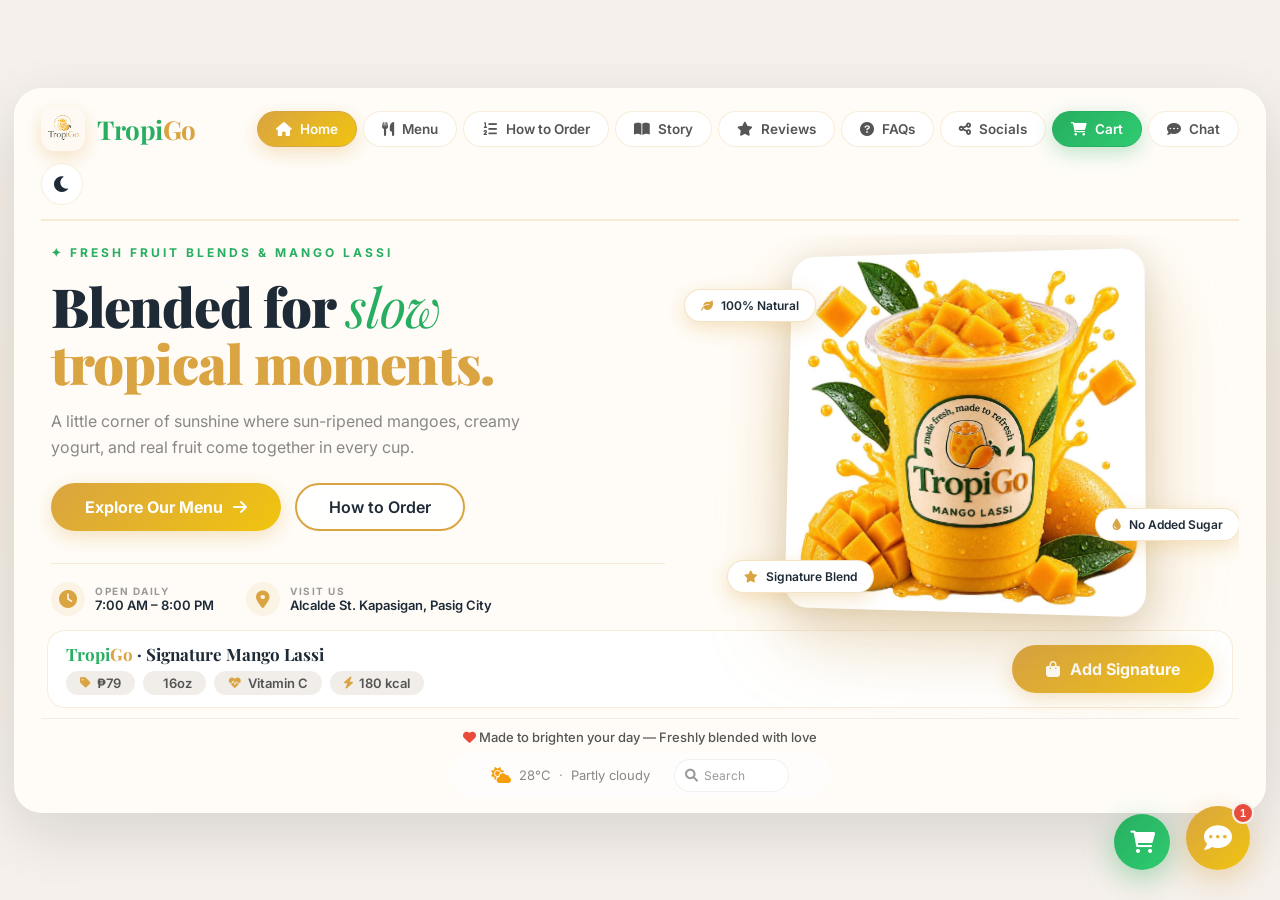
<file: index.html>
<!DOCTYPE html>
<html lang="en">
<head>
    <meta charset="UTF-8" />
    <meta name="viewport" content="width=device-width, initial-scale=1.0" />
    <title>TropiGo · Fresh Fruit Blends</title>

    <link rel="stylesheet" href="https://cdnjs.cloudflare.com/ajax/libs/font-awesome/6.0.0-beta3/css/all.min.css" />
    <link href="https://fonts.googleapis.com/css2?family=Playfair+Display:wght@400;700;900&family=Inter:wght@300;400;500;600;700&display=swap" rel="stylesheet" />
    <link rel="stylesheet" href="main.css" />

    <!-- Theme (load early to avoid flash) -->
    <script src="theme.js"></script>
</head>
<body>

    <!-- ========== SPLASH SCREEN ========== -->
    <div class="splash-screen" id="splashScreen">
        <div class="splash-content">
            <div class="splash-logo">
                <img src="tttptptppt.jpg" alt="TropiGo" />
            </div>
            <h1 class="splash-brand">Tropi<span>Go</span></h1>
            <p class="splash-tag">Made it Fresh, Made to Refresh</p>
            <div class="splash-loader">
                <span></span><span></span><span></span>
            </div>
        </div>
    </div>

    <div class="app-wrapper">
        <!-- ========== NAVIGATION ========== -->
        <nav class="navbar">
            <div class="nav-container">
                <div class="logo-area" onclick="goHome()">
                    <img src="tttptptppt.jpg" alt="TropiGo Logo" class="logo-icon" />
                    <span class="brand">Tropi<span>Go</span></span>
                </div>
                <div class="nav-links" id="navLinks">
                    <button class="nav-btn active" data-page="home"><i class="fas fa-home"></i> Home</button>
                    <button class="nav-btn" data-page="menu"><i class="fas fa-utensils"></i> Menu</button>
                    <button class="nav-btn" data-page="howto"><i class="fas fa-list-ol"></i> How to Order</button>
                    <button class="nav-btn" data-page="story"><i class="fas fa-book-open"></i> Story</button>
                    <button class="nav-btn" data-page="reviews"><i class="fas fa-star"></i> Reviews</button>
                    <button class="nav-btn" data-page="faqs"><i class="fas fa-question-circle"></i> FAQs</button>
                    <button class="nav-btn" data-page="socials"><i class="fas fa-share-alt"></i> Socials</button>
                    <a class="nav-btn order-btn" href="cart.html"><i class="fas fa-shopping-cart"></i> Cart</a>
                    <button class="nav-btn" id="chatNavBtn"><i class="fas fa-comment-dots"></i> Chat</button>
                </div>
                <div class="nav-actions">
                    <button class="theme-toggle" aria-label="Switch theme">
                        <i class="fas fa-moon"></i>
                    </button>
                    <button class="hamburger" id="hamburger">
                        <i class="fas fa-bars"></i>
                    </button>
                </div>
            </div>
        </nav>

        <!-- ========== PAGED CONTENT ========== -->
        <div class="page-content" id="pageContent">

            <!-- ===== HOME PAGE ===== -->
            <div class="page active" id="page-home">
                <div class="home-hero-ref">
                    <div class="hero-ref-text">
                        <p class="hero-ref-eyebrow">✦ FRESH FRUIT BLENDS &amp; MANGO LASSI</p>
                        <h1 class="hero-ref-title">
                            Blended for <em>slow</em><br>
                            <span class="hero-ref-highlight">tropical moments.</span>
                        </h1>
                        <p class="hero-ref-sub">
                            A little corner of sunshine where sun-ripened mangoes, creamy yogurt,
                            and real fruit come together in every cup.
                        </p>

                        <div class="hero-ref-buttons">
                            <button class="btn-primary" onclick="showPage('menu')">
                                Explore Our Menu <i class="fas fa-arrow-right"></i>
                            </button>
                            <button class="btn-secondary" onclick="showPage('howto')">
                                How to Order
                            </button>
                        </div>

                        <div class="hero-ref-meta">
                            <div class="meta-item">
                                <i class="fas fa-clock"></i>
                                <div>
                                    <span class="meta-label">OPEN DAILY</span>
                                    <span class="meta-value">7:00 AM – 8:00 PM</span>
                                </div>
                            </div>
                            <div class="meta-item">
                                <i class="fas fa-location-dot"></i>
                                <div>
                                    <span class="meta-label">VISIT US</span>
                                    <span class="meta-value">Alcalde St. Kapasigan, Pasig City</span>
                                </div>
                            </div>
                        </div>
                    </div>

                    <div class="hero-ref-visual">
                        <div class="hero-glow"></div>
                        <div class="hero-cup" id="heroCup">
                            <img src="images/3d.jpg" alt="TropiGo Mango Lassi Signature Cup" />
                        </div>
                        <div class="hero-float-badge badge-1">
                            <i class="fas fa-leaf"></i> 100% Natural
                        </div>
                        <div class="hero-float-badge badge-2">
                            <i class="fas fa-tint"></i> No Added Sugar
                        </div>
                        <div class="hero-float-badge badge-3">
                            <i class="fas fa-star"></i> Signature Blend
                        </div>
                    </div>
                </div>

                <div class="home-signature-strip">
                    <div class="sig-info">
                        <h3><span class="tropi">Tropi</span><span class="go">Go</span> · Signature Mango Lassi</h3>
                        <div class="product-tags">
                            <span class="tag"><i class="fas fa-tag"></i> ₱79</span>
                            <span class="tag"><i class="fas fa-cup"></i> 16oz</span>
                            <span class="tag"><i class="fas fa-heartbeat"></i> Vitamin C</span>
                            <span class="tag"><i class="fas fa-bolt"></i> 180 kcal</span>
                        </div>
                    </div>
                    <button class="btn-primary" onclick="addToCart('Mango Lassi Classic', 79)">
                        <i class="fas fa-shopping-bag"></i> Add Signature
                    </button>
                </div>
            </div>

            <!-- ===== MENU PAGE ===== -->
            <div class="page" id="page-menu">
                <div class="section-label">✦ Our Menu ✦</div>
                <h2 class="section-title">Fresh Blends for Every Craving</h2>
                <div class="menu-grid-full">
                    <div class="menu-item-full">
                        <div class="menu-icon">
                            <img src="images/classic.jpg" alt="Mango Lassi Classic" />
                        </div>
                        <div>
                            <h4>Mango Lassi Classic</h4>
                            <p>Mango, yogurt, honey — ₱79 (16oz)</p>
                        </div>
                        <button class="btn-small" onclick="addToCart('Mango Lassi Classic', 79)">Add</button>
                    </div>
                    <div class="menu-item-full">
                        <div class="menu-icon">
                            <img src="images/matcha.jpg" alt="Matcha Mango Lassi" />
                        </div>
                        <div>
                            <h4>Matcha Mango Lassi</h4>
                            <p>Matcha, mango, yogurt — ₱89 (16oz)</p>
                        </div>
                        <button class="btn-small" onclick="addToCart('Matcha Mango Lassi', 89)">Add</button>
                    </div>
                    <div class="menu-item-full">
                        <div class="menu-icon">
                            <img src="images/watermelon.jpg" alt="Watermelon Mango Lassi" />
                        </div>
                        <div>
                            <h4>Watermelon Mango Lassi</h4>
                            <p>Watermelon, mango, yogurt — ₱79 (16oz)</p>
                        </div>
                        <button class="btn-small" onclick="addToCart('Watermelon Mango Lassi', 79)">Add</button>
                    </div>
                    <div class="menu-item-full">
                        <div class="menu-icon">
                            <img src="images/chocolate.jpg" alt="Dark Chocolate Mango Lassi" />
                        </div>
                        <div>
                            <h4>Dark Chocolate Mango Lassi</h4>
                            <p>Dark chocolate, mango, yogurt — ₱89 (16oz)</p>
                        </div>
                        <button class="btn-small" onclick="addToCart('Dark Chocolate Mango Lassi', 89)">Add</button>
                    </div>
                    <div class="menu-item-full">
                        <div class="menu-icon">
                            <img src="images/cheesecake.jpg" alt="Mango Cheesecake Lassi" />
                        </div>
                        <div>
                            <h4>Mango Cheesecake Lassi</h4>
                            <p>Mango, cream cheese, graham — ₱99 (16oz)</p>
                        </div>
                        <button class="btn-small" onclick="addToCart('Mango Cheesecake Lassi', 99)">Add</button>
                    </div>
                </div>

                <div style="text-align:center; margin-top:22px;">
                    <a href="cart.html" class="btn-primary" style="text-decoration:none;">
                        <i class="fas fa-shopping-cart"></i> View Cart & Checkout
                    </a>
                </div>
            </div>

            <!-- ===== HOW TO ORDER PAGE ===== -->
            <div class="page" id="page-howto">
                <div class="section-label">✦ How to Order ✦</div>
                <h2 class="section-title">Ordering in 4 Easy Steps</h2>

                <div class="howto-grid">
                    <div class="howto-step">
                        <div class="step-num">1</div>
                        <div class="step-icon"><i class="fas fa-utensils"></i></div>
                        <h4>Browse the Menu</h4>
                        <p>Pick your favorite TropiGo flavor. You can choose from 5 creamy blends — Mango Classic, Matcha, Watermelon, Dark Chocolate, or Mango Cheesecake.</p>
                    </div>

                    <div class="howto-step">
                        <div class="step-num">2</div>
                        <div class="step-icon"><i class="fas fa-cart-plus"></i></div>
                        <h4>Add to Cart</h4>
                        <p>Tap the <strong>Add</strong> button on each flavor. You can mix and match — order as many cups as you want in one go!</p>
                    </div>

                    <div class="howto-step">
                        <div class="step-num">3</div>
                        <div class="step-icon"><i class="fas fa-clipboard-check"></i></div>
                        <h4>Checkout</h4>
                        <p>Open your cart, review your items, then fill in your name, contact number, delivery/pickup preference, and payment method.</p>
                    </div>

                    <div class="howto-step">
                        <div class="step-num">4</div>
                        <div class="step-icon"><i class="fas fa-truck-fast"></i></div>
                        <h4>Wait & Enjoy!</h4>
                        <p>We'll contact you via text or call to confirm your order. Pickup or delivery — your fresh TropiGo blend is on the way!</p>
                    </div>
                </div>

                <div class="howto-note">
                    <i class="fas fa-info-circle"></i>
                    <div>
                        <strong>Good to know:</strong>
                        <ul>
                            <li>All drinks are <strong>16oz</strong> and freshly blended upon order.</li>
                            <li>Store hours: <strong>7:00 AM – 8:00 PM daily</strong>.</li>
                            <li>Delivery available via partner couriers (Lalamove, Grab).</li>
                            <li>We accept <strong>Cash, GCash, Bank Transfer, and Card</strong>.</li>
                        </ul>
                    </div>
                </div>

                <div style="text-align:center; margin-top:24px;">
                    <button class="btn-primary" onclick="showPage('menu')">
                        <i class="fas fa-utensils"></i> Start Ordering
                    </button>
                    <button class="btn-secondary" onclick="showPage('faqs')" style="margin-left:10px;">
                        <i class="fas fa-question-circle"></i> Read FAQs
                    </button>
                </div>
            </div>

            <!-- ===== STORY PAGE ===== -->
            <div class="page" id="page-story">
                <div class="section-label">✦ Our Story ✦</div>
                <h2 class="section-title">From a Dream to a Blend</h2>
                <div class="story-content">
                    <div class="story-image">
                        <i class="fas fa-blender" style="font-size:80px; color:#d9a441;"></i>
                    </div>
                    <div class="story-text">
                        <p>TropiGo was born out of a real love for rich, satisfying tropical flavors. We set out to craft the ultimate Creamy Mango Lassi—hitting the perfect balance between sweet, tangy, and silky smooth.</p>
                        <p>Every cup is freshly blended using real, sun-ripened mangoes carefully sourced from dedicated local farmers, combined with a rich, creamy base that gives it that signature refreshing kick. No artificial fillers—just pure, velvety goodness crafted to support local growers while giving you the ultimate tropical boost.</p>
                        <p>Whether you need a mid-day energy pick-me-up, a cooling treat on a warm day, or a delicious drink to pair with your favorite meal, TropiGo brings you pure comfort in every sip.</p>
                        <p style="margin-top:12px;"><i class="fas fa-heart" style="color:#d9a441;"></i> <strong>Our mission:</strong> To serve fresh, creamy, and delightfully refreshing mango lassi—supporting local fruit farmers, bringing high quality and real flavor, and delivering pure satisfaction to everyone, one cup at a time.</p>
                        <button class="btn-primary" onclick="showPage('menu')" style="margin-top:20px;">
                            <i class="fas fa-utensils"></i> Explore Our Menu
                        </button>
                    </div>
                </div>
            </div>

            <!-- ===== REVIEWS PAGE ===== -->
            <div class="page" id="page-reviews">
                <div class="section-label">✦ What Our Customers Say ✦</div>
                <h2 class="section-title">Loved by Many</h2>
                <div class="reviews-grid-full">
                    <div class="review-card-full">
                        <div class="stars"><i class="fas fa-star"></i><i class="fas fa-star"></i><i class="fas fa-star"></i><i class="fas fa-star"></i><i class="fas fa-star"></i></div>
                        <p>"The appearance is good and the taste is delicious."</p>
                        <span class="reviewer">— Kurt P.</span>
                    </div>
                    <div class="review-card-full">
                        <div class="stars"><i class="fas fa-star"></i><i class="fas fa-star"></i><i class="fas fa-star"></i><i class="fas fa-star"></i><i class="fas fa-star"></i></div>
                        <p>"I like it. so refreshing🥰🫶!"</p>
                        <span class="reviewer">— Nickie M.</span>
                    </div>
                    <div class="review-card-full">
                        <div class="stars"><i class="fas fa-star"></i><i class="fas fa-star"></i><i class="fas fa-star"></i><i class="fas fa-star"></i><i class="fas fa-star"></i></div>
                        <p>"Medyo maasim but still good!"</p>
                        <span class="reviewer">— Mikaela B.</span>
                    </div>
                    <div class="review-card-full">
                        <div class="stars"><i class="fas fa-star"></i><i class="fas fa-star"></i><i class="fas fa-star"></i><i class="fas fa-star"></i><i class="fas fa-star"></i></div>
                        <p>"Tama lang po yung lasa, masarap po!"</p>
                        <span class="reviewer">— Rochelle M.</span>
                    </div>
                    <div class="review-card-full">
                        <div class="stars"><i class="fas fa-star"></i><i class="fas fa-star"></i><i class="fas fa-star"></i><i class="fas fa-star"></i><i class="fas fa-star"></i></div>
                        <p>"All goods!"</p>
                        <span class="reviewer">— Bonmiel L.</span>
                    </div>
                    <div class="review-card-full">
                        <div class="stars"><i class="fas fa-star"></i><i class="fas fa-star"></i><i class="fas fa-star"></i><i class="fas fa-star"></i><i class="fas fa-star"></i></div>
                        <p>"The mango latte has good and flavorie taste!"</p>
                        <span class="reviewer">— Princess Jane P.</span>
                    </div>
                </div>
            </div>

            <!-- ===== FAQS PAGE ===== -->
            <div class="page" id="page-faqs">
                <div class="section-label">✦ Frequently Asked Questions ✦</div>
                <h2 class="section-title">Everything You Need to Know</h2>
                <div class="faq-list">
                    <div class="faq-item">
                        <h4><i class="fas fa-leaf" style="color:#d9a441;"></i> Are your blends 100% natural?</h4>
                        <p>Yes! All TropiGo blends are made with 100% fresh, all-natural fruits. We never use artificial flavors, preservatives, or added sugars.</p>
                    </div>
                    <div class="faq-item">
                        <h4><i class="fas fa-tag" style="color:#d9a441;"></i> How much does a TropiGo blend cost?</h4>
                        <p>Our Mango Lassi Classic starts at ₱79 for a 16oz serving. Other flavors range from ₱79 to ₱99.</p>
                    </div>
                    <div class="faq-item">
                        <h4><i class="fas fa-truck" style="color:#d9a441;"></i> Do you offer delivery?</h4>
                        <p>Yes! We offer delivery through our partner couriers. You can also choose to pick up your order at our store.</p>
                    </div>
                    <div class="faq-item">
                        <h4><i class="fas fa-apple-alt" style="color:#d9a441;"></i> Are your blends healthy?</h4>
                        <p>Absolutely! Each TropiGo blend is packed with vitamins, minerals, and antioxidants. They're naturally sweetened and perfect for a healthy lifestyle.</p>
                    </div>
                    <div class="faq-item">
                        <h4><i class="fas fa-hand-holding-heart" style="color:#d9a441;"></i> Do you have vegan options?</h4>
                        <p>Yes, all our fruit blends are plant-based and vegan-friendly. We use Evaporated Milk or Fresh Milk alternatives upon request.</p>
                    </div>
                    <div class="faq-item">
                        <h4><i class="fas fa-clock" style="color:#d9a441;"></i> What are your store hours?</h4>
                        <p>We're open daily from 7:00 AM to 8:00 PM. You can also order online anytime!</p>
                    </div>
                </div>
            </div>

            <!-- ===== SOCIALS PAGE ===== -->
            <div class="page" id="page-socials">
                <div class="section-label">✦ Connect With Us ✦</div>
                <h2 class="section-title">Follow TropiGo</h2>
                <div class="socials-grid">
                    <div class="social-card" style="background:linear-gradient(135deg, #E4405F, #d81b60); cursor:pointer;" onclick="window.open('https://www.instagram.com/tropigo.official?igsi=MTFyZjcybzNtd2xvYg%3D%3D', '_blank')">
                        <i class="fab fa-instagram"></i>
                        <h4>Instagram</h4>
                        <p>@TropiGo</p>
                        <span class="social-link">Follow us →</span>
                    </div>
                    <div class="social-card" style="background:linear-gradient(135deg, #1877F2, #0d47a1); cursor:pointer;" onclick="window.open('https://web.facebook.com/profile.php?id=61591663895264', '_blank')">
                        <i class="fab fa-facebook-f"></i>
                        <h4>Facebook</h4>
                        <p>/TropiGo</p>
                        <span class="social-link">Like us →</span>
                    </div>
                    <div class="social-card" style="background:linear-gradient(135deg, #000000, #333333); cursor:pointer;" onclick="window.open('https://x.com/tropigoph?s=11', '_blank')">
                        <i class="fab fa-x-twitter"></i>
                        <h4>X</h4>
                        <p>@TropiGo</p>
                        <span class="social-link">Follow us →</span>
                    </div>
                    <div class="social-card" style="background:linear-gradient(135deg, #FF0000, #cc0000); cursor:pointer;" onclick="window.open('https://www.youtube.com/@TropiGoPhilippines', '_blank')">
                        <i class="fab fa-youtube"></i>
                        <h4>YouTube</h4>
                        <p>TropiGo</p>
                        <span class="social-link">Subscribe →</span>
                    </div>
                    <div class="social-card" style="background:linear-gradient(135deg, #ff0050, #c13584); cursor:pointer;" onclick="window.open('https://www.tiktok.com/@tropigo.official?_r=1&_t=ZS-99OFZiBxbSW', '_blank')">
                        <i class="fab fa-tiktok"></i>
                        <h4>TikTok</h4>
                        <p>@TropiGo</p>
                        <span class="social-link">Follow us →</span>
                    </div>
                </div>
            </div>

        </div>

        <!-- ===== FOOTER ===== -->
        <footer class="footer-note">
            <div class="footer-bottom">
                <p>
                    <i class="fas fa-heart" style="color:#e74c3c;"></i>
                    Made to brighten your day — Freshly blended with love
                </p>
                <div class="meta-bar">
                    <div class="weather">
                        <i class="fas fa-cloud-sun"></i>
                        <span>28°C</span>
                        <span class="sep">·</span>
                        <span>Partly cloudy</span>
                    </div>
                    <div class="search">
                        <i class="fas fa-search"></i>
                        <input type="text" placeholder="Search" />
                    </div>
                </div>
            </div>
        </footer>

    </div>

    <!-- ========== FLOATING CART BUTTON ========== -->
    <a href="cart.html" class="floating-cart" id="floatingCart">
        <i class="fas fa-shopping-cart"></i>
        <span class="cart-badge">0</span>
    </a>

    <!-- ========== FLOATING CHAT WIDGET ========== -->
    <div class="chat-widget" id="chatWidget">
        <div class="chat-window" id="chatWindow">
            <div class="chat-header">
                <h4><i class="fas fa-comment-dots"></i> TropiBot</h4>
                <button class="chat-close" id="chatClose"><i class="fas fa-times"></i></button>
            </div>
            <div class="chat-messages" id="chatMessages">
                <div class="chat-msg bot">Hi there! 👋 I'm TropiBot. Ask me about our menu, prices, or anything about TropiGo!</div>
            </div>
            <div class="chat-typing" id="chatTyping">
                <span class="dot">•</span><span class="dot">•</span><span class="dot">•</span>
            </div>
            <div class="quick-replies" id="quickReplies">
                <button data-q="What are your prices?">💰 Prices</button>
                <button data-q="How do I order?">📝 How to Order</button>
                <button data-q="What's your signature drink?">🌟 Signature</button>
                <button data-q="Do you deliver?">🚚 Delivery</button>
            </div>
            <div class="chat-input-area">
                <input type="text" id="chatInput" placeholder="Type a message..." />
                <button id="chatSend"><i class="fas fa-paper-plane"></i></button>
            </div>
        </div>

        <button class="chat-bubble" id="chatBubble">
            <i class="fas fa-comment-dots"></i>
            <span class="badge">1</span>
        </button>
    </div>

    <script src="cart.js"></script>
    <script src="script.js"></script>

    <script>
        // Subtle 3D parallax for the hero cup
        (function () {
            const cup = document.getElementById('heroCup');
            const visual = document.querySelector('.hero-ref-visual');
            if (!cup || !visual) return;
            let raf = null;

            visual.addEventListener('mousemove', (e) => {
                if (raf) return;
                raf = requestAnimationFrame(() => {
                    const r = visual.getBoundingClientRect();
                    const x = (e.clientX - r.left) / r.width  - 0.5;
                    const y = (e.clientY - r.top)  / r.height - 0.5;
                    cup.style.transform =
                        `perspective(900px) rotateY(${-8 + x * 14}deg) rotateX(${4 - y * 10}deg) scale(1.02)`;
                    raf = null;
                });
            });

            visual.addEventListener('mouseleave', () => {
                cup.style.transform = 'perspective(900px) rotateY(-8deg) rotateX(4deg)';
            });
        })();
    </script>

</body>
</html>
</file>
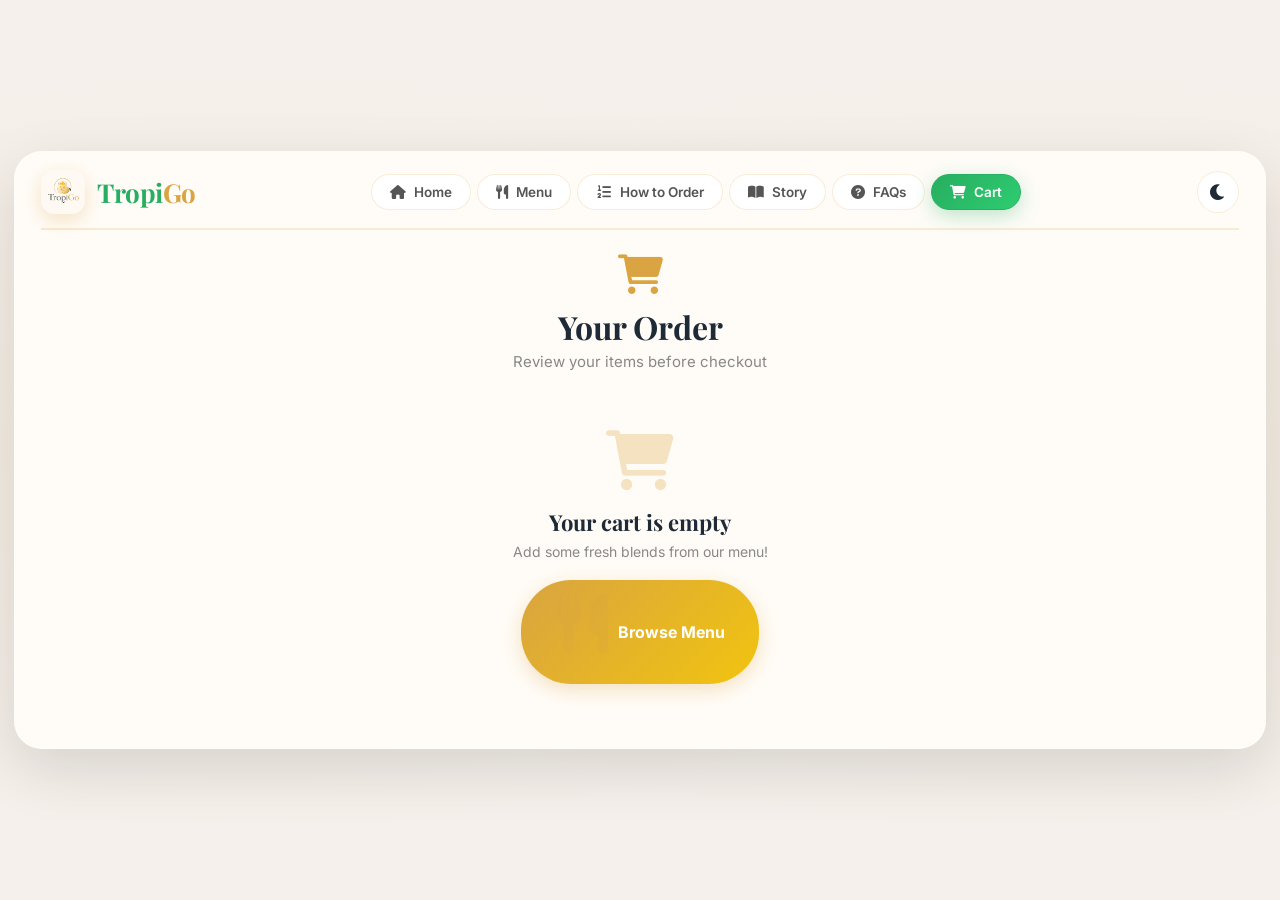
<file: cart.html>
<!DOCTYPE html>
<html lang="en">
<head>
    <meta charset="UTF-8" />
    <meta name="viewport" content="width=device-width, initial-scale=1.0" />
    <title>Your Cart · TropiGo</title>
    <link rel="stylesheet" href="https://cdnjs.cloudflare.com/ajax/libs/font-awesome/6.0.0-beta3/css/all.min.css" />
    <link href="https://fonts.googleapis.com/css2?family=Playfair+Display:wght@400;700;900&family=Inter:wght@300;400;500;600;700&display=swap" rel="stylesheet" />
    <link rel="stylesheet" href="main.css" />

    <!-- Theme (load early to avoid flash) -->
    <script src="theme.js"></script>
</head>
<body>

    <div class="app-wrapper">
        <nav class="navbar">
            <div class="nav-container">
                <a href="index.html" class="logo-area" style="text-decoration:none;">
                    <img src="tttptptppt.jpg" alt="TropiGo Logo" class="logo-icon" />
                    <span class="brand">Tropi<span>Go</span></span>
                </a>
                <div class="nav-links" id="navLinks">
                    <a class="nav-btn" href="index.html"><i class="fas fa-home"></i> Home</a>
                    <a class="nav-btn" href="index.html#menu"><i class="fas fa-utensils"></i> Menu</a>
                    <a class="nav-btn" href="index.html#howto"><i class="fas fa-list-ol"></i> How to Order</a>
                    <a class="nav-btn" href="index.html#story"><i class="fas fa-book-open"></i> Story</a>
                    <a class="nav-btn" href="index.html#faqs"><i class="fas fa-question-circle"></i> FAQs</a>
                    <a class="nav-btn order-btn active" href="cart.html"><i class="fas fa-shopping-cart"></i> Cart</a>
                </div>
                <div class="nav-actions">
                    <button class="theme-toggle" aria-label="Switch theme">
                        <i class="fas fa-moon"></i>
                    </button>
                    <button class="hamburger" id="hamburger"><i class="fas fa-bars"></i></button>
                </div>
            </div>
        </nav>

        <div class="order-page">
            <div class="order-page-header">
                <div class="order-icon"><i class="fas fa-shopping-cart"></i></div>
                <h2>Your Order</h2>
                <p>Review your items before checkout</p>
            </div>

            <div class="cart-container" id="cartContainer"></div>

            <div class="cart-summary" id="cartSummary" style="display:none;">
                <div class="summary-row"><span>Subtotal</span><span id="subtotal">₱0</span></div>
                <div class="summary-row total-row"><span>Total</span><span id="total">₱0</span></div>
                <button class="btn-primary" id="checkoutBtn" style="width:100%; justify-content:center; margin-top:14px;">
                    <i class="fas fa-arrow-right"></i> Proceed to Checkout
                </button>
                <a href="index.html#menu" class="back-to-main" style="text-decoration:none; display:flex; justify-content:center; margin-top:12px;">
                    <i class="fas fa-plus"></i> Add more items
                </a>
            </div>

            <div class="cart-empty" id="cartEmpty" style="display:none;">
                <i class="fas fa-shopping-cart"></i>
                <h3>Your cart is empty</h3>
                <p>Add some fresh blends from our menu!</p>
                <a href="index.html#menu" class="btn-primary" style="text-decoration:none;">
                    <i class="fas fa-utensils"></i> Browse Menu
                </a>
            </div>
        </div>
    </div>

    <script>
        var hamburgerBtn = document.getElementById('hamburger');
        var navLinksEl = document.getElementById('navLinks');
        if (hamburgerBtn && navLinksEl) {
            hamburgerBtn.addEventListener('click', () => navLinksEl.classList.toggle('open'));
        }
    </script>
    <script src="cart.js"></script>
</body>
</html>
</file>
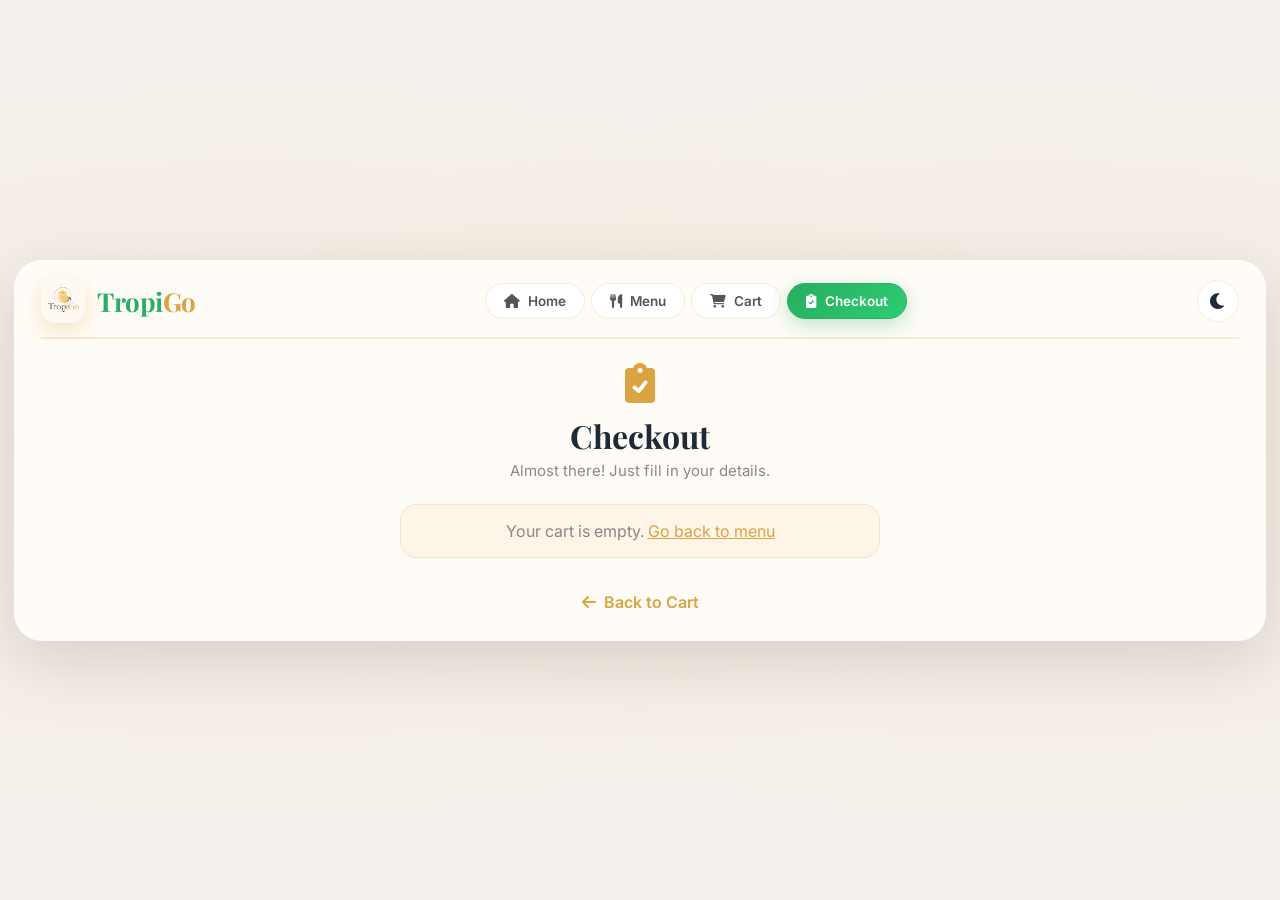
<file: checkout.html>
<!DOCTYPE html>
<html lang="en">
<head>
    <meta charset="UTF-8" />
    <meta name="viewport" content="width=device-width, initial-scale=1.0" />
    <title>Checkout · TropiGo</title>
    <link rel="stylesheet" href="https://cdnjs.cloudflare.com/ajax/libs/font-awesome/6.0.0-beta3/css/all.min.css" />
    <link href="https://fonts.googleapis.com/css2?family=Playfair+Display:wght@400;700;900&family=Inter:wght@300;400;500;600;700&display=swap" rel="stylesheet" />
    <link rel="stylesheet" href="main.css" />

    <!-- Theme (load early to avoid flash) -->
    <script src="theme.js"></script>
</head>
<body>

    <div class="app-wrapper">
        <nav class="navbar">
            <div class="nav-container">
                <a href="index.html" class="logo-area" style="text-decoration:none;">
                    <img src="tttptptppt.jpg" alt="TropiGo Logo" class="logo-icon" />
                    <span class="brand">Tropi<span>Go</span></span>
                </a>
                <div class="nav-links" id="navLinks">
                    <a class="nav-btn" href="index.html"><i class="fas fa-home"></i> Home</a>
                    <a class="nav-btn" href="index.html#menu"><i class="fas fa-utensils"></i> Menu</a>
                    <a class="nav-btn" href="cart.html"><i class="fas fa-shopping-cart"></i> Cart</a>
                    <a class="nav-btn order-btn active" href="checkout.html"><i class="fas fa-clipboard-check"></i> Checkout</a>
                </div>
                <div class="nav-actions">
                    <button class="theme-toggle" aria-label="Switch theme">
                        <i class="fas fa-moon"></i>
                    </button>
                    <button class="hamburger" id="hamburger"><i class="fas fa-bars"></i></button>
                </div>
            </div>
        </nav>

        <div class="order-page">
            <div class="order-page-header">
                <div class="order-icon"><i class="fas fa-clipboard-check"></i></div>
                <h2>Checkout</h2>
                <p>Almost there! Just fill in your details.</p>
            </div>

            <div class="order-form-container">
                <div id="orderSummaryBox" class="order-summary-box"></div>

                <form id="checkoutForm">
                    <label for="name">Full Name *</label>
                    <input type="text" id="name" placeholder="Enter your full name" required />

                    <label for="contact">Contact Number *</label>
                    <input type="tel" id="contact" placeholder="09XXXXXXXXX" required />

                    <label for="delivery">Preferred Pickup/Delivery *</label>
                    <select id="delivery" required>
                        <option value="">Select</option>
                        <option>Pickup</option>
                        <option>Delivery</option>
                    </select>

                    <label for="address">Delivery Address (if Delivery)</label>
                    <input type="text" id="address" placeholder="House #, Street, Barangay" />

                    <label for="payment">Payment Method *</label>
                    <select id="payment" required>
                        <option value="">Select</option>
                        <option>Cash</option>
                        <option>GCash</option>
                        <option>Bank Transfer</option>
                        <option>Credit/Debit Card</option>
                    </select>

                    <label for="instructions">Special Instructions</label>
                    <textarea id="instructions" rows="3" placeholder="e.g., less sugar, extra mango"></textarea>

                    <button type="submit" class="submit-btn">
                        <i class="fas fa-check"></i> Place Order
                    </button>
                </form>

                <p id="orderMessage"></p>

                <div style="text-align:center; margin-top:14px;">
                    <a href="cart.html" class="back-to-main" style="text-decoration:none;">
                        <i class="fas fa-arrow-left"></i> Back to Cart
                    </a>
                </div>
            </div>
        </div>
    </div>

    <script>
        var hamburgerBtn = document.getElementById('hamburger');
        var navLinksEl = document.getElementById('navLinks');
        if (hamburgerBtn && navLinksEl) {
            hamburgerBtn.addEventListener('click', () => navLinksEl.classList.toggle('open'));
        }
    </script>
    <script src="checkout.js"></script>
</body>
</html>
</file>
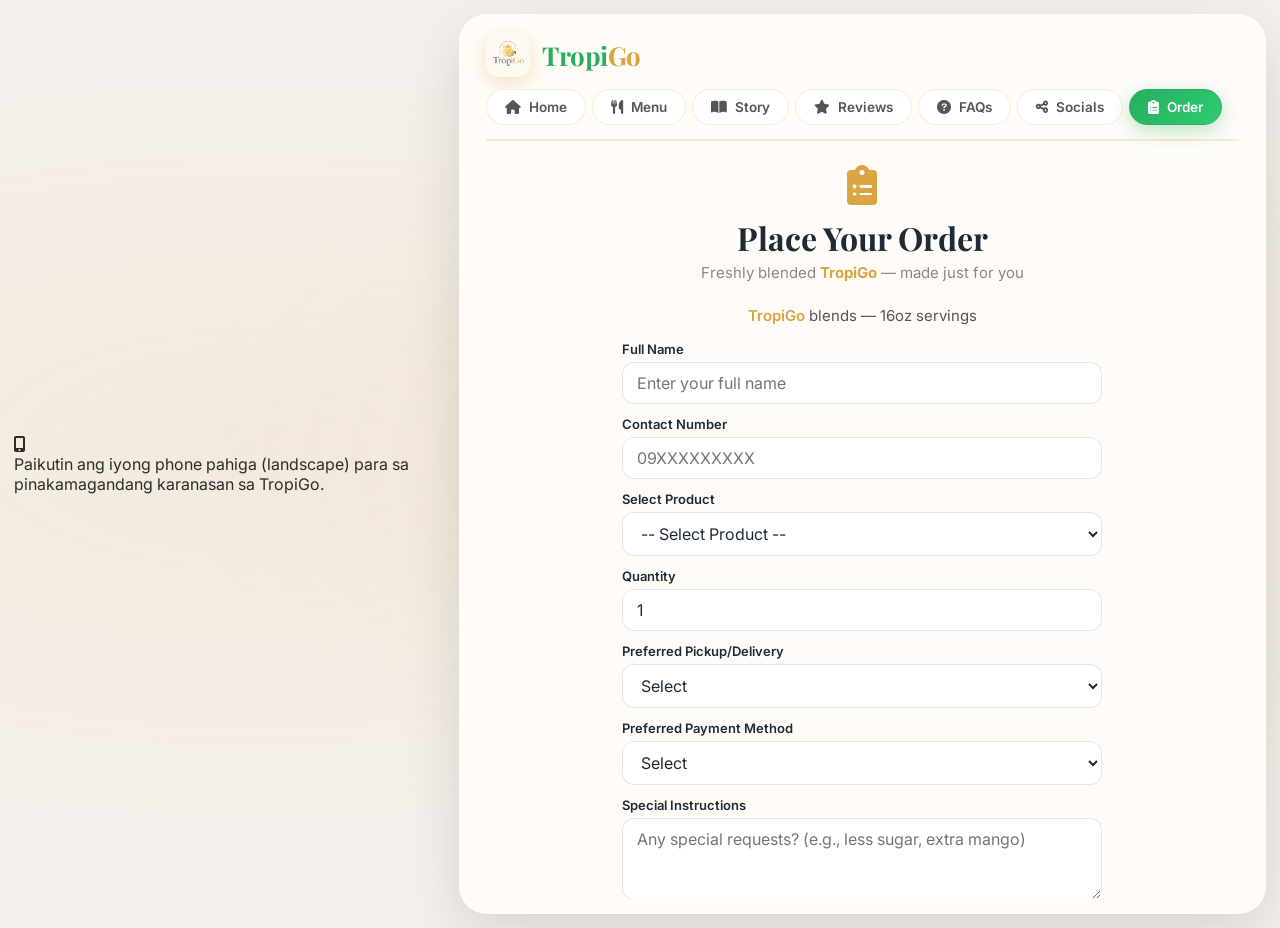
<file: order.html>
<!DOCTYPE html>
<html lang="en">
<head>
    <meta charset="UTF-8" />
    <meta name="viewport" content="width=device-width, initial-scale=1.0" />
    <title>Place an Order · TropiGo</title>

    <!-- Font Awesome Icons -->
    <link rel="stylesheet" href="https://cdnjs.cloudflare.com/ajax/libs/font-awesome/6.0.0-beta3/css/all.min.css" />

    <!-- Google Fonts -->
    <link href="https://fonts.googleapis.com/css2?family=Playfair+Display:wght@400;700;900&family=Inter:wght@300;400;500;600;700&display=swap" rel="stylesheet" />

    <!-- External CSS (same file as the home page) -->
    <link rel="stylesheet" href="main.css" />
</head>
<body>

    <!-- Rotate hint shown only on small portrait phones -->
    <div class="rotate-hint">
        <i class="fas fa-mobile-screen-button"></i>
        <p>Paikutin ang iyong phone pahiga (landscape) para sa pinakamagandang karanasan sa TropiGo.</p>
    </div>

    <div class="app-wrapper">
        <!-- ========== NAVIGATION ========== -->
        <nav class="navbar">
            <div class="nav-container">
                <a href="index.html" class="logo-area" style="text-decoration:none;">
                    <img src="tttptptppt.jpg" alt="TropiGo Logo" class="logo-icon" />
                    <span class="brand">Tropi<span>Go</span></span>
                </a>
                <div class="nav-links" id="navLinks">
                    <a class="nav-btn" href="index.html"><i class="fas fa-home"></i> Home</a>
                    <a class="nav-btn" href="index.html#menu"><i class="fas fa-utensils"></i> Menu</a>
                    <a class="nav-btn" href="index.html#story"><i class="fas fa-book-open"></i> Story</a>
                    <a class="nav-btn" href="index.html#reviews"><i class="fas fa-star"></i> Reviews</a>
                    <a class="nav-btn" href="index.html#faqs"><i class="fas fa-question-circle"></i> FAQs</a>
                    <a class="nav-btn" href="index.html#socials"><i class="fas fa-share-alt"></i> Socials</a>
                    <a class="nav-btn order-btn active" href="order.html"><i class="fas fa-clipboard-list"></i> Order</a>
                </div>
                <button class="hamburger" id="hamburger">
                    <i class="fas fa-bars"></i>
                </button>
            </div>
        </nav>

        <!-- ===== ORDER PAGE (its own full screen — like the other pages, but its own file) ===== -->
        <div class="order-page" id="orderPage">
            <div class="order-page-header">
                <div class="order-icon"><i class="fas fa-clipboard-list"></i></div>
                <h2>Place Your Order</h2>
                <p>Freshly blended <strong style="color:#d9a441;">TropiGo</strong> — made just for you</p>
            </div>

            <div class="order-form-container">
                <p class="sub"><span class="tropi">TropiGo</span> blends — 16oz servings</p>
                <form id="orderForm">
                    <label for="name">Full Name</label>
                    <input type="text" id="name" placeholder="Enter your full name" required />

                    <label for="contact">Contact Number</label>
                    <input type="tel" id="contact" placeholder="09XXXXXXXXX" required />

                    <label for="product">Select Product</label>
                    <select id="product" required>
                        <option value="">-- Select Product --</option>
                        <option value="Mango Lassi Classic (₱79 - 16oz)">Mango Lassi Classic (₱79 - 16oz)</option>
                        <option value="Matcha Mango Lassi (₱89 - 16oz)">Matcha Mango Lassi (₱89 - 16oz)</option>
                        <option value="Watermelon Mango Lassi (₱79 - 16oz)">Watermelon Mango Lassi (₱79 - 16oz)</option>
                        <option value="Dark Chocolate Mango Lassi (₱89 - 16oz)">Dark Chocolate Mango Lassi (₱89 - 16oz)</option>
                        <option value="Mango Cheesecake Lassi (₱99 - 16oz)">Mango Cheesecake Lassi (₱99 - 16oz)</option>
                    </select>

                    <label for="quantity">Quantity</label>
                    <input type="number" id="quantity" min="1" value="1" required />

                    <label for="delivery">Preferred Pickup/Delivery</label>
                    <select id="delivery" required>
                        <option value="">Select</option>
                        <option>Pickup</option>
                        <option>Delivery</option>
                    </select>

                    <label for="payment">Preferred Payment Method</label>
                    <select id="payment" required>
                        <option value="">Select</option>
                        <option>Cash</option>
                        <option>GCash</option>
                        <option>Bank Transfer</option>
                        <option>Credit/Debit Card</option>
                    </select>

                    <label for="instructions">Special Instructions</label>
                    <textarea id="instructions" rows="3" placeholder="Any special requests? (e.g., less sugar, extra mango)"></textarea>

                    <button type="submit" class="submit-btn">
                        <i class="fas fa-check"></i> Submit Order
                    </button>
                </form>
                <p id="orderMessage"></p>

                <div style="text-align:center; margin-top:14px;">
                    <a href="index.html" class="back-to-main" style="text-decoration:none;">
                        <i class="fas fa-arrow-left"></i> Back to Main Page
                    </a>
                </div>
            </div>
        </div>
        <!-- end order-page -->

    </div>
    <!-- end app-wrapper -->

    <script>
        // Mobile hamburger menu toggle (self-contained; order.html doesn't load script.js)
        var hamburgerBtn = document.getElementById('hamburger');
        var navLinksEl = document.getElementById('navLinks');
        if (hamburgerBtn && navLinksEl) {
            hamburgerBtn.addEventListener('click', function () {
                navLinksEl.classList.toggle('open');
            });
        }

        // Pre-select the product if it was passed in the URL, e.g.
        // order.html?product=Matcha%20Mango%20Lassi%20(%E2%82%B189%20-%2016oz)
        (function () {
            var params = new URLSearchParams(window.location.search);
            var product = params.get('product');
            if (product) {
                var select = document.getElementById('product');
                if (select) {
                    select.value = product;
                }
            }
        })();

        // Basic submit handling (this page no longer depends on script.js)
        var orderForm = document.getElementById('orderForm');
        if (orderForm) {
            orderForm.addEventListener('submit', function (e) {
                e.preventDefault();
                var msg = document.getElementById('orderMessage');
                var name = document.getElementById('name').value.trim();
                if (msg) {
                    msg.style.color = '#27ae60';
                    msg.textContent = 'Thank you, ' + name + '! Your order has been received. We\'ll contact you shortly to confirm.';
                }
                orderForm.reset();
            });
        }
    </script>

</body>
</html>
</file>
<file: main.css>
/* ============================================
   TROPIGO — CSS VARIABLES (Light + Dark)
   ============================================ */
:root {
    /* Brand */
    --green: #27ae60;
    --green-light: #2ecc71;
    --gold: #d9a441;
    --gold-light: #f1c40f;
    --red: #e74c3c;

    /* Backgrounds */
    --bg-body: #f5f0eb;
    --bg-body-image-1: rgba(217, 164, 65, 0.08);
    --bg-body-image-2: rgba(217, 164, 65, 0.08);
    --bg-app: rgba(255, 252, 248, 0.97);
    --bg-card: rgba(255, 255, 255, 0.9);
    --bg-card-solid: #ffffff;
    --bg-card-hover: #ffffff;
    --bg-subtle: rgba(255, 255, 255, 0.6);
    --bg-input: rgba(255, 255, 255, 0.9);
    --bg-input-focus: #ffffff;
    --bg-chat-body: #faf8f5;
    --bg-tag: rgba(240, 237, 232, 0.9);

    /* Text */
    --text-primary: #1e2b37;
    --text-body: #2c2c2c;
    --text-secondary: #555;
    --text-muted: #888;
    --text-faint: #999;
    --text-on-gold: #ffffff;

    /* Borders */
    --border-light: rgba(255, 255, 255, 0.4);
    --border-gold: rgba(217, 164, 65, 0.2);
    --border-gold-strong: rgba(217, 164, 65, 0.3);
    --border-input: rgba(208, 215, 222, 0.6);
    --border-divider: rgba(0, 0, 0, 0.06);

    /* Shadows */
    --shadow-app: 0 20px 60px rgba(0, 0, 0, 0.12);
    --shadow-sm: 0 2px 8px rgba(0, 0, 0, 0.04);
    --shadow-md: 0 4px 16px rgba(0, 0, 0, 0.04);
    --shadow-lg: 0 8px 30px rgba(0, 0, 0, 0.06);
    --shadow-gold: 0 6px 20px rgba(217, 164, 65, 0.3);
    --shadow-gold-lg: 0 10px 32px rgba(217, 164, 65, 0.4);
    --shadow-green: 0 6px 20px rgba(39, 174, 96, 0.3);
    --shadow-toast: 0 12px 40px rgba(0, 0, 0, 0.25);
}

/* ============================================
   DARK MODE
   ============================================ */
html[data-theme="dark"] {
    /* Backgrounds */
    --bg-body: #0f1419;
    --bg-body-image-1: rgba(217, 164, 65, 0.06);
    --bg-body-image-2: rgba(39, 174, 96, 0.05);
    --bg-app: rgba(22, 27, 34, 0.97);
    --bg-card: rgba(30, 36, 45, 0.9);
    --bg-card-solid: #1e242d;
    --bg-card-hover: #262d38;
    --bg-subtle: rgba(30, 36, 45, 0.6);
    --bg-input: rgba(30, 36, 45, 0.9);
    --bg-input-focus: #2a313b;
    --bg-chat-body: #171c23;
    --bg-tag: rgba(48, 55, 66, 0.9);

    /* Text */
    --text-primary: #f0f3f7;
    --text-body: #e1e5ea;
    --text-secondary: #b8c0cc;
    --text-muted: #8892a0;
    --text-faint: #6b7482;
    --text-on-gold: #ffffff;

    /* Borders */
    --border-light: rgba(255, 255, 255, 0.08);
    --border-gold: rgba(217, 164, 65, 0.25);
    --border-gold-strong: rgba(217, 164, 65, 0.4);
    --border-input: rgba(90, 100, 115, 0.4);
    --border-divider: rgba(255, 255, 255, 0.06);

    /* Shadows */
    --shadow-app: 0 20px 60px rgba(0, 0, 0, 0.5);
    --shadow-sm: 0 2px 8px rgba(0, 0, 0, 0.3);
    --shadow-md: 0 4px 16px rgba(0, 0, 0, 0.25);
    --shadow-lg: 0 8px 30px rgba(0, 0, 0, 0.3);
    --shadow-gold: 0 6px 20px rgba(217, 164, 65, 0.25);
    --shadow-gold-lg: 0 10px 32px rgba(217, 164, 65, 0.35);
    --shadow-toast: 0 12px 40px rgba(0, 0, 0, 0.6);

    color-scheme: dark;
}

/* ============================================
   RESET & BASE
   ============================================ */
* {
    margin: 0;
    padding: 0;
    box-sizing: border-box;
    -webkit-tap-highlight-color: transparent;
}

html {
    height: 100%;
    -webkit-text-size-adjust: 100%;
    transition: background-color 0.3s ease;
}

body {
    min-height: 100%;
    font-family: 'Inter', 'Segoe UI', Arial, sans-serif;
    display: flex;
    justify-content: center;
    align-items: center;
    padding: 14px;
    color: var(--text-body);
    background-color: var(--bg-body);
    background-image:
        radial-gradient(ellipse at 20% 50%, var(--bg-body-image-1) 0%, transparent 60%),
        radial-gradient(ellipse at 80% 50%, var(--bg-body-image-2) 0%, transparent 60%);
    transition: background-color 0.3s ease, color 0.3s ease;
    overflow: hidden;
}

/* ============================================
   SPLASH SCREEN
   ============================================ */
.splash-screen {
    position: fixed;
    inset: 0;
    z-index: 99999;
    background: linear-gradient(135deg, var(--bg-body) 0%, var(--bg-app) 100%);
    display: flex;
    align-items: center;
    justify-content: center;
    transition: opacity 0.6s ease, visibility 0.6s ease;
}
.splash-screen.hide {
    opacity: 0;
    visibility: hidden;
    pointer-events: none;
}
.splash-content {
    text-align: center;
    animation: splashFadeIn 0.8s ease;
}
.splash-logo {
    width: 100px;
    height: 100px;
    margin: 0 auto 18px;
    border-radius: 28px;
    overflow: hidden;
    box-shadow: 0 20px 50px rgba(217, 164, 65, 0.35);
    animation: splashPop 0.7s cubic-bezier(0.34, 1.56, 0.64, 1);
}
.splash-logo img {
    width: 100%;
    height: 100%;
    object-fit: cover;
    display: block;
}
.splash-brand {
    font-family: 'Playfair Display', serif;
    font-size: 44px;
    font-weight: 900;
    color: var(--green);
    margin-bottom: 6px;
    letter-spacing: -1px;
}
.splash-brand span { color: var(--gold); }
.splash-tag {
    font-size: 13px;
    letter-spacing: 3px;
    text-transform: uppercase;
    color: var(--text-faint);
    font-weight: 500;
    margin-bottom: 28px;
}
.splash-loader {
    display: flex;
    gap: 8px;
    justify-content: center;
}
.splash-loader span {
    width: 10px;
    height: 10px;
    border-radius: 50%;
    background: var(--gold);
    animation: splashBounce 1.4s infinite ease-in-out;
}
.splash-loader span:nth-child(1) { animation-delay: -0.32s; }
.splash-loader span:nth-child(2) { animation-delay: -0.16s; background: var(--green); }
.splash-loader span:nth-child(3) { animation-delay: 0s; }

@keyframes splashBounce {
    0%, 80%, 100% { transform: scale(0.6); opacity: 0.4; }
    40%           { transform: scale(1.2); opacity: 1; }
}
@keyframes splashFadeIn {
    from { opacity: 0; transform: translateY(20px); }
    to   { opacity: 1; transform: translateY(0); }
}
@keyframes splashPop {
    0%   { transform: scale(0.5) rotate(-10deg); opacity: 0; }
    100% { transform: scale(1) rotate(0deg); opacity: 1; }
}

/* ============================================
   APP WRAPPER
   ============================================ */
.app-wrapper {
    max-width: 1400px;
    width: 100%;
    height: 100%;
    max-height: 900px;
    background: var(--bg-app);
    border-radius: 28px;
    padding: 18px 26px 14px;
    box-shadow: var(--shadow-app);
    border: 1px solid var(--border-light);
    margin: 0 auto;
    position: relative;
    z-index: 1;
    display: flex;
    flex-direction: column;
    overflow: hidden;
    contain: layout paint;
    transition: background-color 0.3s ease, border-color 0.3s ease, box-shadow 0.3s ease;
}

/* ============================================
   NAVIGATION
   ============================================ */
.navbar {
    flex-shrink: 0;
    padding-bottom: 14px;
    border-bottom: 2px solid var(--border-gold);
    margin-bottom: 14px;
    width: 100%;
}
.nav-container {
    display: flex;
    align-items: center;
    justify-content: space-between;
    flex-wrap: wrap;
    gap: 12px;
    width: 100%;
}
.logo-area {
    display: flex;
    align-items: center;
    gap: 12px;
    flex-shrink: 0;
    cursor: pointer;
    text-decoration: none;
}
.logo-icon {
    width: 44px;
    height: 44px;
    background: linear-gradient(135deg, var(--gold), var(--gold-light));
    border-radius: 14px;
    display: flex;
    align-items: center;
    justify-content: center;
    color: #fff;
    font-size: 24px;
    box-shadow: var(--shadow-gold);
    object-fit: cover;
}
.brand {
    font-family: 'Playfair Display', serif;
    font-size: 26px;
    font-weight: 700;
    color: var(--green);
    letter-spacing: -0.5px;
}
.brand span { color: var(--gold); }

.nav-links {
    display: flex;
    gap: 6px;
    flex-wrap: wrap;
}
.nav-btn {
    background: var(--bg-card);
    border: 1px solid var(--border-gold);
    padding: 9px 18px;
    border-radius: 40px;
    font-weight: 600;
    font-size: 13.5px;
    color: var(--text-secondary);
    cursor: pointer;
    transition: background 0.18s ease, border-color 0.18s ease, color 0.18s ease;
    display: flex;
    align-items: center;
    gap: 8px;
    font-family: 'Inter', sans-serif;
    white-space: nowrap;
    text-decoration: none;
}
.nav-btn i { font-size: 14px; }
.nav-btn:hover {
    background: rgba(217, 164, 65, 0.12);
    border-color: var(--gold);
    color: var(--text-primary);
}
.nav-btn.active {
    background: linear-gradient(135deg, var(--gold), var(--gold-light));
    color: white;
    border-color: var(--gold);
    box-shadow: var(--shadow-gold);
}
.nav-btn.order-btn {
    background: linear-gradient(135deg, var(--green), var(--green-light));
    color: white;
    border-color: var(--green);
    box-shadow: var(--shadow-green);
}
.nav-btn.order-btn:hover {
    transform: translateY(-2px);
    box-shadow: 0 10px 28px rgba(39, 174, 96, 0.4);
}

/* Nav actions: theme toggle + hamburger */
.nav-actions {
    display: flex;
    align-items: center;
    gap: 8px;
    flex-shrink: 0;
}
.theme-toggle {
    width: 42px;
    height: 42px;
    border-radius: 50%;
    background: var(--bg-card);
    border: 1px solid var(--border-gold);
    color: var(--text-primary);
    font-size: 18px;
    cursor: pointer;
    display: flex;
    align-items: center;
    justify-content: center;
    transition: background 0.2s ease, transform 0.2s ease, border-color 0.2s ease;
}
.theme-toggle:hover {
    background: rgba(217, 164, 65, 0.12);
    border-color: var(--gold);
    transform: rotate(20deg);
}
.theme-toggle i {
    transition: transform 0.4s ease;
}

.hamburger {
    display: none;
    background: var(--bg-card);
    border: 1px solid var(--border-gold);
    font-size: 22px;
    color: var(--text-primary);
    cursor: pointer;
    padding: 8px 12px;
    border-radius: 10px;
    transition: background 0.2s ease;
}
.hamburger:hover {
    background: rgba(217, 164, 65, 0.12);
}

/* ============================================
   PAGE CONTENT
   ============================================ */
.page-content {
    flex: 1;
    min-height: 0;
    width: 100%;
    position: relative;
    overflow: hidden;
}
.page {
    display: none;
    height: 100%;
    width: 100%;
    overflow-y: auto;
    overflow-x: hidden;
    padding: 4px 6px 10px;
    -webkit-overflow-scrolling: touch;
}
.page.active {
    display: flex;
    flex-direction: column;
    animation: pageFadeIn 0.22s ease;
}
@keyframes pageFadeIn {
    from { opacity: 0; }
    to { opacity: 1; }
}
.section-label {
    display: inline-block;
    background: rgba(217, 164, 65, 0.12);
    color: var(--gold);
    padding: 4px 20px;
    border-radius: 30px;
    font-size: 13px;
    font-weight: 600;
    letter-spacing: 1px;
    margin-bottom: 8px;
    text-transform: uppercase;
    align-self: center;
}
.section-title {
    font-family: 'Playfair Display', serif;
    font-size: 30px;
    color: var(--text-primary);
    margin-bottom: 18px;
    font-weight: 700;
    text-align: center;
}

/* ============================================
   HOME PAGE
   ============================================ */
.home-hero-ref {
    flex: 1;
    min-height: 0;
    display: grid;
    grid-template-columns: 1.15fr 1fr;
    gap: 30px;
    align-items: center;
    padding: 6px 4px;
}
.hero-ref-text {
    display: flex;
    flex-direction: column;
    justify-content: center;
    gap: 14px;
}
.hero-ref-eyebrow {
    font-size: 12px;
    font-weight: 700;
    letter-spacing: 3px;
    color: var(--green);
    text-transform: uppercase;
    margin-bottom: 4px;
}
.hero-ref-title {
    font-family: 'Playfair Display', serif;
    font-size: 54px;
    font-weight: 900;
    line-height: 1.05;
    letter-spacing: -1px;
    color: var(--text-primary);
    margin: 0;
}
.hero-ref-title em {
    font-style: italic;
    font-weight: 400;
    color: var(--green);
}
.hero-ref-highlight { color: var(--gold); }
.hero-ref-sub {
    font-size: 16px;
    color: var(--text-muted);
    line-height: 1.6;
    max-width: 480px;
    margin-top: 4px;
}
.hero-ref-buttons {
    display: flex;
    gap: 14px;
    flex-wrap: wrap;
    margin-top: 8px;
}
.hero-ref-meta {
    display: flex;
    gap: 32px;
    margin-top: 18px;
    padding-top: 18px;
    border-top: 1px solid var(--border-gold);
    flex-wrap: wrap;
}
.meta-item {
    display: flex;
    align-items: center;
    gap: 10px;
}
.meta-item > i {
    color: var(--gold);
    font-size: 18px;
    width: 34px;
    height: 34px;
    border-radius: 50%;
    background: rgba(217, 164, 65, 0.1);
    display: flex;
    align-items: center;
    justify-content: center;
    flex-shrink: 0;
}
.meta-item > div {
    display: flex;
    flex-direction: column;
}
.meta-label {
    font-size: 10px;
    letter-spacing: 1.5px;
    font-weight: 700;
    color: var(--text-faint);
}
.meta-value {
    font-size: 13px;
    font-weight: 600;
    color: var(--text-primary);
}

.hero-ref-visual {
    position: relative;
    display: flex;
    align-items: center;
    justify-content: center;
    height: 100%;
    min-height: 320px;
}
.hero-glow {
    position: absolute;
    inset: 8% 6%;
    background: radial-gradient(circle at center,
        rgba(241, 196, 15, 0.35) 0%,
        rgba(217, 164, 65, 0.15) 40%,
        transparent 70%);
    border-radius: 50%;
    z-index: 0;
    pointer-events: none;
}
html[data-theme="dark"] .hero-glow {
    background: radial-gradient(circle at center,
        rgba(241, 196, 15, 0.2) 0%,
        rgba(217, 164, 65, 0.08) 40%,
        transparent 70%);
}
.hero-cup {
    position: relative;
    z-index: 1;
    width: 90%;
    max-width: 360px;
    max-height: 100%;
    transform-style: preserve-3d;
    transform: perspective(900px) rotateY(-8deg) rotateX(4deg);
    animation: cupFloat 5s ease-in-out infinite;
    transition: transform 0.4s ease;
    cursor: pointer;
}
.hero-cup img {
    width: 100%;
    height: auto;
    display: block;
    filter: drop-shadow(0 24px 40px rgba(217, 164, 65, 0.35))
            drop-shadow(0 8px 16px rgba(0, 0, 0, 0.12));
    border-radius: 24px;
}
html[data-theme="dark"] .hero-cup img {
    filter: drop-shadow(0 24px 40px rgba(217, 164, 65, 0.25))
            drop-shadow(0 8px 16px rgba(0, 0, 0, 0.4));
}
.hero-cup:hover {
    transform: perspective(900px) rotateY(-4deg) rotateX(2deg) scale(1.03);
}
@keyframes cupFloat {
    0%, 100% { translate: 0 0; }
    50%      { translate: 0 -12px; }
}
.hero-float-badge {
    position: absolute;
    background: var(--bg-card-solid);
    border: 1px solid var(--border-gold-strong);
    border-radius: 30px;
    padding: 8px 16px;
    font-size: 12px;
    font-weight: 600;
    color: var(--text-primary);
    box-shadow: var(--shadow-gold);
    display: flex;
    align-items: center;
    gap: 8px;
    z-index: 2;
    animation: badgeFloat 4s ease-in-out infinite;
}
.hero-float-badge i { color: var(--gold); }
.badge-1 { top: 12%; left: -2%;  animation-delay: 0s;    }
.badge-2 { bottom: 20%; right: -2%; animation-delay: 0.8s; }
.badge-3 { bottom: 6%; left: 6%;   animation-delay: 1.6s; }
@keyframes badgeFloat {
    0%, 100% { transform: translateY(0); }
    50%      { transform: translateY(-6px); }
}

.home-signature-strip {
    flex-shrink: 0;
    display: flex;
    align-items: center;
    justify-content: space-between;
    gap: 20px;
    padding: 12px 18px;
    margin-top: 8px;
    background: var(--bg-card);
    border: 1px solid var(--border-gold);
    border-radius: 18px;
    flex-wrap: wrap;
    transition: background-color 0.3s ease, border-color 0.3s ease;
}
.home-signature-strip h3 {
    font-family: 'Playfair Display', serif;
    font-size: 17px;
    color: var(--text-primary);
    margin-bottom: 6px;
}
.home-signature-strip .product-tags {
    display: flex;
    gap: 8px;
    flex-wrap: wrap;
}

/* ============================================
   BUTTONS
   ============================================ */
.btn-primary {
    background: linear-gradient(135deg, var(--gold), var(--gold-light));
    color: white;
    border: none;
    padding: 14px 34px;
    border-radius: 50px;
    font-size: 16px;
    font-weight: 700;
    cursor: pointer;
    transition: transform 0.2s ease, box-shadow 0.2s ease;
    display: inline-flex;
    align-items: center;
    gap: 10px;
    font-family: 'Inter', sans-serif;
    box-shadow: var(--shadow-gold);
    text-decoration: none;
}
.btn-primary:hover {
    transform: translateY(-3px);
    box-shadow: var(--shadow-gold-lg);
}
.btn-secondary {
    background: var(--bg-card);
    color: var(--text-primary);
    border: 2px solid var(--gold);
    padding: 12px 32px;
    border-radius: 50px;
    font-size: 16px;
    font-weight: 600;
    cursor: pointer;
    transition: transform 0.2s ease, background 0.2s ease;
    display: inline-flex;
    align-items: center;
    gap: 10px;
    font-family: 'Inter', sans-serif;
}
.btn-secondary:hover {
    background: rgba(217, 164, 65, 0.08);
    transform: translateY(-3px);
}
.btn-small {
    background: transparent;
    color: var(--gold);
    border: 1.5px solid var(--gold);
    padding: 4px 14px;
    border-radius: 30px;
    font-size: 12px;
    font-weight: 600;
    cursor: pointer;
    transition: background 0.2s ease, transform 0.2s ease;
    font-family: 'Inter', sans-serif;
    white-space: nowrap;
    flex-shrink: 0;
}
.btn-small:hover {
    background: rgba(217, 164, 65, 0.12);
    transform: scale(1.04);
}

.tag {
    background: var(--bg-tag);
    padding: 4px 14px;
    border-radius: 20px;
    font-size: 13px;
    font-weight: 600;
    color: var(--text-secondary);
    display: flex;
    align-items: center;
    gap: 6px;
}
.tag i { font-size: 12px; color: var(--gold); }
.tropi { color: var(--green); }
.go    { color: var(--gold); }

/* ============================================
   MENU PAGE
   ============================================ */
.menu-grid-full {
    display: grid;
    grid-template-columns: repeat(2, 1fr);
    gap: 12px;
    max-width: 900px;
    margin: 0 auto;
    width: 100%;
}
.menu-item-full {
    display: flex;
    align-items: center;
    gap: 16px;
    background: var(--bg-card);
    padding: 14px 20px;
    border-radius: 16px;
    border: 1px solid var(--border-light);
    transition: transform 0.2s ease, box-shadow 0.2s ease, background 0.2s ease;
}
.menu-item-full:hover {
    background: var(--bg-card-hover);
    box-shadow: var(--shadow-md);
    transform: translateY(-1px);
}
.menu-item-full .menu-icon {
    font-size: 28px;
    color: var(--gold);
    width: 48px;
    height: 48px;
    flex-shrink: 0;
    border-radius: 12px;
    overflow: hidden;
    background: rgba(217, 164, 65, 0.08);
    border: 1px solid var(--border-gold);
    display: flex;
    align-items: center;
    justify-content: center;
}
.menu-item-full .menu-icon img {
    width: 100%;
    height: 100%;
    display: block;
    object-fit: cover;
}
.menu-item-full h4 { font-size: 16px; color: var(--text-primary); }
.menu-item-full p { font-size: 14px; color: var(--text-muted); }
.menu-item-full .btn-small {
    margin-left: auto;
    flex-shrink: 0;
}

/* ============================================
   HOW TO ORDER PAGE
   ============================================ */
.howto-grid {
    display: grid;
    grid-template-columns: repeat(4, 1fr);
    gap: 16px;
    max-width: 1100px;
    margin: 0 auto;
    width: 100%;
}
.howto-step {
    position: relative;
    background: var(--bg-card);
    border: 1px solid var(--border-gold);
    border-radius: 20px;
    padding: 24px 18px 20px;
    text-align: center;
    transition: transform 0.25s ease, box-shadow 0.25s ease, background-color 0.3s ease;
}
.howto-step:hover {
    transform: translateY(-4px);
    box-shadow: var(--shadow-gold);
}
.step-num {
    position: absolute;
    top: -14px;
    left: 50%;
    transform: translateX(-50%);
    width: 32px;
    height: 32px;
    background: linear-gradient(135deg, var(--gold), var(--gold-light));
    color: #fff;
    font-weight: 800;
    font-size: 15px;
    border-radius: 50%;
    display: flex;
    align-items: center;
    justify-content: center;
    box-shadow: var(--shadow-gold-lg);
    border: 3px solid var(--bg-app);
}
.step-icon {
    width: 60px;
    height: 60px;
    margin: 10px auto 14px;
    border-radius: 18px;
    background: rgba(39, 174, 96, 0.12);
    display: flex;
    align-items: center;
    justify-content: center;
    font-size: 26px;
    color: var(--green);
}
.howto-step h4 {
    font-family: 'Playfair Display', serif;
    font-size: 17px;
    color: var(--text-primary);
    margin-bottom: 8px;
}
.howto-step p {
    font-size: 13px;
    color: var(--text-secondary);
    line-height: 1.55;
}
.howto-note {
    display: flex;
    gap: 14px;
    max-width: 900px;
    margin: 26px auto 0;
    background: rgba(217, 164, 65, 0.08);
    border: 1px solid var(--border-gold);
    border-radius: 18px;
    padding: 18px 22px;
    color: var(--text-secondary);
}
.howto-note > i {
    color: var(--gold);
    font-size: 22px;
    flex-shrink: 0;
    margin-top: 2px;
}
.howto-note strong {
    color: var(--text-primary);
    font-size: 14px;
    display: block;
    margin-bottom: 6px;
}
.howto-note ul {
    list-style: none;
    padding-left: 0;
}
.howto-note ul li {
    font-size: 13.5px;
    line-height: 1.7;
    padding-left: 20px;
    position: relative;
}
.howto-note ul li::before {
    content: '→';
    position: absolute;
    left: 0;
    color: var(--gold);
    font-weight: 700;
}

/* ============================================
   STORY PAGE
   ============================================ */
.story-content {
    display: flex;
    gap: 40px;
    align-items: center;
    max-width: 950px;
    margin: 0 auto;
    background: var(--bg-card);
    padding: 26px 30px;
    border-radius: 24px;
    border: 1px solid var(--border-light);
    flex-wrap: wrap;
    width: 100%;
    transition: background-color 0.3s ease;
}
.story-image {
    flex-shrink: 0;
    width: 110px;
    height: 110px;
    background: rgba(217, 164, 65, 0.08);
    border-radius: 50%;
    display: flex;
    align-items: center;
    justify-content: center;
    margin: 0 auto;
}
.story-text {
    flex: 1;
    min-width: 250px;
}
.story-text p {
    font-size: 14px;
    color: var(--text-secondary);
    line-height: 1.65;
    margin-bottom: 8px;
}

/* ============================================
   REVIEWS PAGE
   ============================================ */
.reviews-grid-full {
    display: grid;
    grid-template-columns: repeat(3, 1fr);
    gap: 16px;
    max-width: 950px;
    margin: 0 auto;
    width: 100%;
}
.review-card-full {
    background: var(--bg-card);
    padding: 18px;
    border-radius: 16px;
    border: 1px solid var(--border-light);
    text-align: center;
    transition: background-color 0.3s ease;
}
.review-card-full .stars {
    color: var(--gold-light);
    font-size: 14px;
    margin-bottom: 8px;
}
.review-card-full p {
    font-size: 14px;
    color: var(--text-secondary);
    font-style: italic;
    line-height: 1.5;
}
.review-card-full .reviewer {
    display: block;
    margin-top: 8px;
    font-size: 13px;
    color: var(--text-faint);
    font-weight: 600;
}

/* ============================================
   FAQS PAGE
   ============================================ */
.faq-list {
    display: grid;
    grid-template-columns: repeat(2, 1fr);
    gap: 14px;
    max-width: 950px;
    margin: 0 auto;
    width: 100%;
}
.faq-item {
    background: var(--bg-card);
    padding: 16px 20px;
    border-radius: 16px;
    border: 1px solid var(--border-light);
    transition: background-color 0.3s ease;
}
.faq-item h4 {
    font-size: 15px;
    color: var(--text-primary);
    margin-bottom: 6px;
}
.faq-item h4 i { margin-right: 8px; }
.faq-item p {
    font-size: 13px;
    color: var(--text-secondary);
    line-height: 1.5;
    padding-left: 26px;
}

/* ============================================
   SOCIALS PAGE
   ============================================ */
.socials-grid {
    display: grid;
    grid-template-columns: repeat(5, 1fr);
    gap: 16px;
    max-width: 1050px;
    margin: 0 auto;
    width: 100%;
}
.social-card {
    color: white;
    padding: 24px 16px;
    border-radius: 20px;
    text-align: center;
    transition: transform 0.3s ease, box-shadow 0.3s ease;
    cursor: pointer;
}
.social-card:hover {
    transform: translateY(-6px) scale(1.02);
    box-shadow: 0 12px 36px rgba(0, 0, 0, 0.15);
}
.social-card i {
    font-size: 36px;
    margin-bottom: 10px;
    display: block;
}
.social-card h4 { font-size: 17px; margin-bottom: 4px; }
.social-card p { font-size: 13px; opacity: 0.9; margin-bottom: 10px; }
.social-card .social-link {
    font-size: 12px;
    font-weight: 600;
    opacity: 0.9;
    border-bottom: 2px solid rgba(255, 255, 255, 0.3);
    padding-bottom: 2px;
}

/* ============================================
   ORDER / CART PAGE
   ============================================ */
.order-page {
    height: 100%;
    overflow-y: auto;
    display: flex;
    flex-direction: column;
    padding: 6px 6px 10px;
    -webkit-overflow-scrolling: touch;
}
.order-page-header {
    text-align: center;
    margin-bottom: 20px;
}
.order-page-header .order-icon {
    font-size: 40px;
    color: var(--gold);
    margin-bottom: 6px;
}
.order-page-header h2 {
    font-family: 'Playfair Display', serif;
    font-size: 32px;
    color: var(--text-primary);
}
.order-page-header p {
    color: var(--text-muted);
    font-size: 15px;
    margin-top: 4px;
}
.order-form-container {
    max-width: 480px;
    margin: 0 auto;
    padding: 4px 0;
    width: 100%;
}
.order-form-container .sub {
    text-align: center;
    color: var(--text-secondary);
    margin-bottom: 16px;
    font-size: 15px;
}
.order-form-container .sub .tropi {
    color: var(--gold);
    font-weight: 600;
}
.order-form-container label {
    display: block;
    margin-top: 12px;
    margin-bottom: 5px;
    font-weight: 600;
    color: var(--text-primary);
    font-size: 13px;
}
.order-form-container input,
.order-form-container select,
.order-form-container textarea {
    width: 100%;
    padding: 10px 14px;
    border: 1px solid var(--border-input);
    border-radius: 12px;
    font-size: 16px; /* 16px prevents iOS zoom on focus */
    background: var(--bg-input);
    color: var(--text-primary);
    transition: border-color 0.25s ease, box-shadow 0.25s ease, background 0.25s ease;
    outline: none;
    font-family: 'Inter', sans-serif;
}
.order-form-container input:focus,
.order-form-container select:focus,
.order-form-container textarea:focus {
    border-color: var(--gold);
    box-shadow: 0 0 0 4px rgba(217, 164, 65, 0.08);
    background: var(--bg-input-focus);
}
.order-form-container textarea { resize: vertical; }
.submit-btn {
    width: 100%;
    margin-top: 18px;
    padding: 14px;
    border: none;
    border-radius: 50px;
    background: linear-gradient(135deg, var(--gold), var(--gold-light));
    color: white;
    font-size: 16px;
    font-weight: 700;
    cursor: pointer;
    transition: transform 0.25s ease, box-shadow 0.25s ease;
    display: flex;
    align-items: center;
    justify-content: center;
    gap: 10px;
    font-family: 'Inter', sans-serif;
    box-shadow: var(--shadow-gold);
}
.submit-btn:hover {
    transform: translateY(-2px);
    box-shadow: var(--shadow-gold-lg);
}
#orderMessage {
    margin-top: 14px;
    font-weight: 600;
    text-align: center;
}
.back-to-main {
    display: inline-flex;
    align-items: center;
    gap: 8px;
    color: var(--gold);
    font-weight: 600;
    cursor: pointer;
    transition: color 0.2s ease, transform 0.2s ease;
    margin-top: 14px;
}
.back-to-main:hover {
    color: #b8892e;
    transform: translateX(-4px);
}

/* ============================================
   CART
   ============================================ */
.cart-container {
    max-width: 640px;
    margin: 0 auto;
    width: 100%;
    display: flex;
    flex-direction: column;
    gap: 12px;
}
.cart-item {
    display: grid;
    grid-template-columns: 1fr auto auto;
    align-items: center;
    gap: 16px;
    background: var(--bg-card);
    border: 1px solid var(--border-gold);
    border-radius: 16px;
    padding: 14px 18px;
    transition: background-color 0.3s ease;
}
.cart-item-info h4 {
    font-size: 15px;
    color: var(--text-primary);
    margin-bottom: 2px;
}
.cart-item-info p {
    font-size: 13px;
    color: var(--text-muted);
}
.cart-item-actions {
    display: flex;
    align-items: center;
    gap: 6px;
}
.qty-btn {
    width: 32px;
    height: 32px;
    border-radius: 50%;
    border: 1.5px solid var(--gold);
    background: transparent;
    color: var(--gold);
    font-size: 16px;
    font-weight: 700;
    cursor: pointer;
    transition: background 0.2s ease;
    display: flex;
    align-items: center;
    justify-content: center;
}
.qty-btn:hover { background: rgba(217, 164, 65, 0.12); }
.qty-display {
    min-width: 28px;
    text-align: center;
    font-weight: 700;
    color: var(--text-primary);
}
.remove-btn {
    width: 32px;
    height: 32px;
    border-radius: 50%;
    border: none;
    background: rgba(231, 76, 60, 0.15);
    color: var(--red);
    font-size: 12px;
    cursor: pointer;
    margin-left: 6px;
    transition: background 0.2s ease;
    display: flex;
    align-items: center;
    justify-content: center;
}
.remove-btn:hover { background: rgba(231, 76, 60, 0.25); }
.cart-item-subtotal {
    font-weight: 700;
    color: var(--gold);
    font-size: 15px;
    min-width: 60px;
    text-align: right;
}
.cart-summary {
    max-width: 640px;
    margin: 20px auto 0;
    width: 100%;
    background: var(--bg-card);
    border: 1px solid var(--border-gold);
    border-radius: 20px;
    padding: 20px 24px;
    transition: background-color 0.3s ease;
}
.summary-row {
    display: flex;
    justify-content: space-between;
    font-size: 15px;
    color: var(--text-secondary);
    padding: 6px 0;
}
.summary-row.total-row {
    font-size: 20px;
    font-weight: 800;
    color: var(--text-primary);
    border-top: 2px solid var(--border-gold);
    padding-top: 12px;
    margin-top: 8px;
}
.summary-row.total-row span:last-child { color: var(--gold); }
.cart-empty {
    text-align: center;
    padding: 40px 20px;
    color: var(--text-muted);
}
.cart-empty i {
    font-size: 60px;
    color: rgba(217, 164, 65, 0.3);
    margin-bottom: 16px;
    display: block;
}
.cart-empty h3 {
    font-family: 'Playfair Display', serif;
    color: var(--text-primary);
    font-size: 22px;
    margin-bottom: 6px;
}
.cart-empty p {
    font-size: 14px;
    margin-bottom: 20px;
}

/* Order summary box (checkout) */
.order-summary-box {
    background: rgba(217, 164, 65, 0.08);
    border: 1px solid var(--border-gold);
    border-radius: 16px;
    padding: 16px 20px;
    margin-bottom: 20px;
}
.summary-item {
    display: flex;
    justify-content: space-between;
    font-size: 14px;
    color: var(--text-secondary);
    padding: 4px 0;
}
.summary-item.total {
    font-size: 17px;
    font-weight: 800;
    color: var(--text-primary);
    padding-top: 10px;
}
.summary-item.total span:last-child { color: var(--gold); }
.summary-divider {
    height: 1px;
    background: var(--border-gold);
    margin: 10px 0;
}

/* ============================================
   FLOATING CART BUTTON
   ============================================ */
.floating-cart {
    position: fixed;
    bottom: 30px;
    right: 110px;
    width: 56px;
    height: 56px;
    background: linear-gradient(135deg, var(--green), var(--green-light));
    border-radius: 50%;
    display: flex;
    align-items: center;
    justify-content: center;
    color: #fff;
    font-size: 22px;
    text-decoration: none;
    box-shadow: 0 8px 30px rgba(39, 174, 96, 0.4);
    transition: transform 0.3s ease, box-shadow 0.3s ease;
    z-index: 9998;
}
.floating-cart:hover {
    transform: scale(1.08);
    box-shadow: 0 12px 40px rgba(39, 174, 96, 0.5);
}
.floating-cart .cart-badge {
    position: absolute;
    top: -4px;
    right: -4px;
    min-width: 22px;
    height: 22px;
    padding: 0 6px;
    background: var(--red);
    border-radius: 12px;
    font-size: 11px;
    font-weight: 700;
    display: none;
    align-items: center;
    justify-content: center;
    color: #fff;
    border: 2px solid var(--bg-body);
}

/* ============================================
   TOAST
   ============================================ */
.tropigo-toast {
    position: fixed;
    bottom: 100px;
    left: 50%;
    transform: translateX(-50%) translateY(20px);
    background: var(--text-primary);
    color: var(--bg-card-solid);
    padding: 12px 22px;
    border-radius: 40px;
    font-size: 14px;
    font-weight: 600;
    box-shadow: var(--shadow-toast);
    opacity: 0;
    transition: opacity 0.3s ease, transform 0.3s ease;
    pointer-events: none;
    z-index: 10001;
    display: flex;
    align-items: center;
    gap: 10px;
    font-family: 'Inter', sans-serif;
    max-width: 90vw;
}
.tropigo-toast i {
    color: var(--green-light);
    font-size: 16px;
}
.tropigo-toast.show {
    opacity: 1;
    transform: translateX(-50%) translateY(0);
}

/* ============================================
   FOOTER
   ============================================ */
.footer-note {
    flex-shrink: 0;
    padding-top: 10px;
    border-top: 1px solid var(--border-divider);
    text-align: center;
}
.footer-bottom p {
    font-size: 13px;
    color: var(--text-secondary);
    font-weight: 500;
}
.meta-bar {
    display: flex;
    justify-content: center;
    align-items: center;
    gap: 24px;
    font-size: 13px;
    color: var(--text-muted);
    flex-wrap: wrap;
    padding: 6px 16px;
    background: var(--bg-subtle);
    border-radius: 40px;
    max-width: 380px;
    margin: 8px auto 0;
}
.meta-bar .weather {
    display: flex;
    align-items: center;
    gap: 8px;
}
.meta-bar .weather i {
    color: #f59e0b;
    font-size: 16px;
}
.meta-bar .weather .sep { color: var(--text-faint); }
.meta-bar .search {
    display: flex;
    align-items: center;
    gap: 6px;
    background: var(--bg-input);
    padding: 4px 14px 4px 10px;
    border-radius: 30px;
    border: 1px solid var(--border-divider);
}
.meta-bar .search i { color: var(--text-faint); font-size: 13px; }
.meta-bar .search input {
    border: none;
    background: transparent;
    padding: 4px 0;
    font-size: 12px;
    outline: none;
    width: 70px;
    font-family: 'Inter', sans-serif;
    color: var(--text-secondary);
}
.meta-bar .search input::placeholder { color: var(--text-faint); }

/* ============================================
   CHAT WIDGET
   ============================================ */
.chat-widget {
    position: fixed;
    bottom: 30px;
    right: 30px;
    z-index: 9999;
    display: flex;
    flex-direction: column;
    align-items: flex-end;
    font-family: 'Inter', sans-serif;
}
.chat-bubble {
    width: 64px;
    height: 64px;
    background: linear-gradient(135deg, var(--gold), var(--gold-light));
    border-radius: 50%;
    display: flex;
    align-items: center;
    justify-content: center;
    color: #fff;
    font-size: 28px;
    cursor: pointer;
    box-shadow: 0 8px 30px rgba(217, 164, 65, 0.4);
    transition: transform 0.3s ease, box-shadow 0.3s ease;
    border: none;
    position: relative;
}
.chat-bubble:hover {
    transform: scale(1.08);
    box-shadow: 0 12px 40px rgba(217, 164, 65, 0.5);
}
.chat-bubble .badge {
    position: absolute;
    top: -4px;
    right: -4px;
    width: 22px;
    height: 22px;
    background: var(--red);
    border-radius: 50%;
    font-size: 11px;
    font-weight: 700;
    display: flex;
    align-items: center;
    justify-content: center;
    color: #fff;
    border: 2px solid var(--bg-body);
}
.chat-window {
    display: none;
    width: 340px;
    max-width: 85vw;
    max-height: 70vh;
    background: var(--bg-card-solid);
    border-radius: 24px;
    box-shadow: var(--shadow-app);
    overflow: hidden;
    margin-bottom: 16px;
    border: 1px solid var(--border-gold);
    flex-direction: column;
    animation: chatSlideUp 0.3s ease;
}
.chat-window.open { display: flex; }
@keyframes chatSlideUp {
    from { opacity: 0; transform: translateY(20px); }
    to   { opacity: 1; transform: translateY(0); }
}
.chat-header {
    background: linear-gradient(135deg, var(--gold), var(--gold-light));
    padding: 16px 20px;
    display: flex;
    align-items: center;
    justify-content: space-between;
    color: #fff;
}
.chat-header h4 {
    font-size: 16px;
    font-weight: 700;
    display: flex;
    align-items: center;
    gap: 8px;
    margin: 0;
}
.chat-header h4 i { font-size: 18px; }
.chat-close {
    background: rgba(255, 255, 255, 0.2);
    border: none;
    color: #fff;
    width: 30px;
    height: 30px;
    border-radius: 50%;
    cursor: pointer;
    font-size: 14px;
    display: flex;
    align-items: center;
    justify-content: center;
    transition: background 0.2s ease;
}
.chat-close:hover { background: rgba(255, 255, 255, 0.3); }
.chat-messages {
    flex: 1;
    padding: 16px 20px;
    overflow-y: auto;
    max-height: 220px;
    background: var(--bg-chat-body);
    display: flex;
    flex-direction: column;
    gap: 10px;
}
.chat-msg {
    max-width: 85%;
    padding: 10px 14px;
    border-radius: 16px;
    font-size: 14px;
    line-height: 1.5;
    word-wrap: break-word;
    white-space: pre-wrap;
}
.chat-msg.bot {
    background: var(--bg-card-solid);
    color: var(--text-primary);
    align-self: flex-start;
    border-bottom-left-radius: 4px;
    box-shadow: var(--shadow-sm);
}
.chat-msg.user {
    background: linear-gradient(135deg, var(--gold), var(--gold-light));
    color: #fff;
    align-self: flex-end;
    border-bottom-right-radius: 4px;
}
.chat-input-area {
    display: flex;
    gap: 8px;
    padding: 12px 16px 16px;
    border-top: 1px solid var(--border-divider);
    background: var(--bg-card-solid);
}
.chat-input-area input {
    flex: 1;
    padding: 10px 14px;
    border: 1px solid var(--border-input);
    border-radius: 30px;
    font-size: 16px;
    outline: none;
    font-family: 'Inter', sans-serif;
    background: var(--bg-input);
    color: var(--text-primary);
    transition: border-color 0.2s ease, box-shadow 0.2s ease;
}
.chat-input-area input:focus {
    border-color: var(--gold);
    box-shadow: 0 0 0 3px rgba(217, 164, 65, 0.08);
}
.chat-input-area button {
    background: linear-gradient(135deg, var(--gold), var(--gold-light));
    border: none;
    color: #fff;
    width: 44px;
    height: 44px;
    border-radius: 50%;
    cursor: pointer;
    font-size: 18px;
    transition: transform 0.2s ease, box-shadow 0.2s ease;
    flex-shrink: 0;
    display: flex;
    align-items: center;
    justify-content: center;
}
.chat-input-area button:hover {
    transform: scale(1.05);
    box-shadow: var(--shadow-gold);
}
.quick-replies {
    display: flex;
    flex-wrap: wrap;
    gap: 6px;
    padding: 0 16px 12px;
    background: var(--bg-card-solid);
}
.quick-replies button {
    background: rgba(217, 164, 65, 0.08);
    border: 1px solid var(--border-gold);
    padding: 6px 14px;
    border-radius: 20px;
    font-size: 12px;
    color: var(--gold);
    font-weight: 600;
    cursor: pointer;
    transition: background 0.2s ease, transform 0.2s ease;
    font-family: 'Inter', sans-serif;
}
.quick-replies button:hover {
    background: rgba(217, 164, 65, 0.15);
    transform: scale(1.03);
}
.chat-typing {
    display: none;
    align-self: flex-start;
    padding: 8px 14px;
    background: var(--bg-card-solid);
    border-radius: 16px;
    border-bottom-left-radius: 4px;
    box-shadow: var(--shadow-sm);
    font-size: 14px;
    color: var(--text-faint);
}
.chat-typing .dot {
    display: inline-block;
    animation: dotPulse 1.2s infinite;
}
.chat-typing .dot:nth-child(2) { animation-delay: 0.2s; }
.chat-typing .dot:nth-child(3) { animation-delay: 0.4s; }
@keyframes dotPulse {
    0%, 60%, 100% { opacity: 0.3; }
    30%           { opacity: 1; }
}

/* ============================================
   RESPONSIVE — TABLET
   ============================================ */
@media (max-width: 1000px) {
    .howto-grid { grid-template-columns: repeat(2, 1fr); }
}

@media (max-width: 900px) {
    .home-hero-ref {
        grid-template-columns: 1fr;
        gap: 12px;
        overflow-y: auto;
    }
    .hero-ref-title { font-size: 38px; }
    .hero-ref-visual { min-height: 240px; }
    .hero-cup { max-width: 240px; }
    .badge-2, .badge-3 { display: none; }
    .menu-grid-full,
    .faq-list {
        grid-template-columns: 1fr;
    }
    .reviews-grid-full { grid-template-columns: repeat(2, 1fr); }
    .socials-grid { grid-template-columns: repeat(3, 1fr); }
}

/* ============================================
   RESPONSIVE — MOBILE (PORTRAIT PHONES)
   ============================================ */
@media (max-width: 768px) {
    html, body {
        overflow: auto;
        height: auto;
        min-height: 100%;
    }
    body {
        display: block;
        padding: 0;
        align-items: stretch;
    }
    .app-wrapper {
        max-width: 100%;
        width: 100%;
        height: auto;
        min-height: 100vh;
        max-height: none;
        border-radius: 0;
        padding: 14px 16px 20px;
        margin: 0;
        border: none;
        box-shadow: none;
    }

    /* Navbar */
    .navbar {
        padding-bottom: 12px;
        margin-bottom: 12px;
        position: sticky;
        top: 0;
        background: var(--bg-app);
        z-index: 100;
        padding-top: 4px;
    }
    .nav-container {
        flex-wrap: nowrap;
        gap: 8px;
    }
    .logo-area { gap: 8px; }
    .logo-icon { width: 38px; height: 38px; font-size: 20px; border-radius: 12px; }
    .brand { font-size: 22px; }

    /* Hamburger becomes primary nav on mobile */
    .nav-links {
        display: none;
        position: fixed;
        top: 0;
        right: 0;
        bottom: 0;
        width: 78%;
        max-width: 320px;
        background: var(--bg-card-solid);
        z-index: 1000;
        flex-direction: column;
        padding: 80px 20px 20px;
        border-radius: 0;
        box-shadow: -10px 0 40px rgba(0, 0, 0, 0.2);
        overflow-y: auto;
        gap: 8px;
        animation: drawerIn 0.25s ease;
    }
    .nav-links.open {
        display: flex;
    }
    .nav-links::before {
        content: '';
        position: fixed;
        inset: 0;
        background: rgba(0, 0, 0, 0.5);
        z-index: -1;
        opacity: 0;
        transition: opacity 0.25s ease;
        pointer-events: none;
    }
    .nav-links.open::before {
        opacity: 1;
        pointer-events: auto;
    }
    @keyframes drawerIn {
        from { transform: translateX(100%); }
        to   { transform: translateX(0); }
    }
    .nav-btn {
        width: 100%;
        justify-content: flex-start;
        padding: 12px 18px;
        font-size: 15px;
    }

    /* Show hamburger */
    .hamburger { display: flex; align-items: center; justify-content: center; }
    .nav-actions { gap: 8px; }
    .theme-toggle { width: 40px; height: 40px; font-size: 16px; }

    /* Pages */
    .page-content {
        overflow: visible;
        height: auto;
    }
    .page {
        overflow: visible;
        height: auto;
        padding: 0 0 20px;
    }
    .page.active {
        display: flex;
        flex-direction: column;
    }

    /* Home */
    .home-hero-ref {
        grid-template-columns: 1fr;
        gap: 20px;
        padding: 0;
    }
    .hero-ref-title { font-size: 36px; letter-spacing: -0.5px; }
    .hero-ref-sub { font-size: 15px; }
    .hero-ref-buttons { gap: 10px; }
    .hero-ref-buttons .btn-primary,
    .hero-ref-buttons .btn-secondary {
        padding: 12px 22px;
        font-size: 14px;
        flex: 1;
        justify-content: center;
        min-width: 0;
    }
    .hero-ref-meta {
        gap: 18px;
        margin-top: 14px;
        padding-top: 14px;
    }
    .meta-item > i { width: 30px; height: 30px; font-size: 16px; }
    .meta-value { font-size: 12.5px; }
    .hero-ref-visual { min-height: 220px; order: -1; }
    .hero-cup { max-width: 220px; }
    .hero-float-badge {
        font-size: 11px;
        padding: 6px 12px;
    }
    .badge-1 { top: 6%; left: 0; }
    .badge-2, .badge-3 { display: none; }

    .home-signature-strip {
        flex-direction: column;
        text-align: center;
        padding: 14px;
        gap: 12px;
    }
    .home-signature-strip .product-tags { justify-content: center; }
    .home-signature-strip .btn-primary {
        width: 100%;
        justify-content: center;
    }

    /* Menu */
    .menu-grid-full { grid-template-columns: 1fr; gap: 10px; }
    .menu-item-full { padding: 12px 14px; gap: 12px; }
    .menu-item-full .menu-icon { width: 44px; height: 44px; }
    .menu-item-full h4 { font-size: 14.5px; }
    .menu-item-full p { font-size: 12.5px; }

    /* How to Order */
    .howto-grid { grid-template-columns: 1fr; gap: 20px; }
    .howto-step { padding: 22px 16px 18px; }
    .howto-note { padding: 16px; flex-direction: column; gap: 8px; }
    .howto-note ul li { font-size: 13px; }

    /* Story */
    .story-content {
        flex-direction: column;
        gap: 20px;
        padding: 20px;
    }
    .story-image { width: 90px; height: 90px; }

    /* Reviews */
    .reviews-grid-full { grid-template-columns: 1fr; gap: 12px; }

    /* FAQs */
    .faq-list { grid-template-columns: 1fr; gap: 10px; }
    .faq-item { padding: 14px 16px; }
    .faq-item p { padding-left: 22px; }

    /* Socials */
    .socials-grid { grid-template-columns: repeat(2, 1fr); gap: 12px; }
    .social-card { padding: 20px 12px; }
    .social-card i { font-size: 30px; }
    .social-card h4 { font-size: 15px; }

    /* Cart */
    .cart-item {
        grid-template-columns: 1fr;
        gap: 12px;
        padding: 14px;
    }
    .cart-item-actions {
        justify-content: flex-start;
        flex-wrap: wrap;
    }
    .cart-item-subtotal {
        text-align: left;
        font-size: 16px;
        padding-top: 4px;
        border-top: 1px solid var(--border-gold);
    }
    .cart-summary { padding: 18px 20px; }

    /* Order form */
    .order-page { padding: 0 0 20px; height: auto; }
    .order-page-header h2 { font-size: 26px; }
    .order-form-container { padding: 0; }
    .order-page-header .order-icon { font-size: 34px; }

    /* Footer */
    .footer-note { margin-top: 20px; }
    .meta-bar {
        gap: 14px;
        font-size: 12px;
        padding: 8px 14px;
        flex-direction: column;
    }
    .meta-bar .search input { width: 100%; }

    /* Floating buttons repositioned */
    .floating-cart {
        right: 84px;
        bottom: 20px;
        width: 52px;
        height: 52px;
        font-size: 20px;
    }
    .chat-widget {
        right: 20px;
        bottom: 20px;
    }
    .chat-bubble {
        width: 52px;
        height: 52px;
        font-size: 22px;
    }
    .chat-window {
        width: calc(100vw - 40px);
        max-width: 380px;
        max-height: 65vh;
    }
    .chat-messages { max-height: 240px; }

    /* Toast */
    .tropigo-toast {
        bottom: 90px;
        font-size: 13px;
        padding: 10px 18px;
        width: max-content;
        max-width: calc(100vw - 40px);
    }

    /* Section titles */
    .section-title { font-size: 24px; margin-bottom: 14px; }
    .section-label { font-size: 11px; padding: 3px 16px; }
}

/* Extra small phones */
@media (max-width: 380px) {
    .hero-ref-title { font-size: 30px; }
    .brand { font-size: 20px; }
    .logo-icon { width: 34px; height: 34px; font-size: 18px; }
    .hero-ref-buttons .btn-primary,
    .hero-ref-buttons .btn-secondary {
        font-size: 13px;
        padding: 10px 16px;
    }
    .socials-grid { grid-template-columns: 1fr; }
}

/* Landscape short screens (phones na naka-landscape) */
@media (max-height: 500px) and (orientation: landscape) {
    .app-wrapper {
        padding: 10px 16px 8px;
        max-height: 100vh;
        border-radius: 0;
    }
    .navbar { padding-bottom: 8px; margin-bottom: 8px; }
    .hero-ref-title { font-size: 26px; }
    .hero-ref-sub { display: none; }
    .home-signature-strip { display: none; }
    .section-title { font-size: 22px; margin-bottom: 10px; }
    .footer-note { display: none; }
    .hero-ref-visual { min-height: 180px; }
    .hero-cup { max-width: 180px; }
}
</file>
